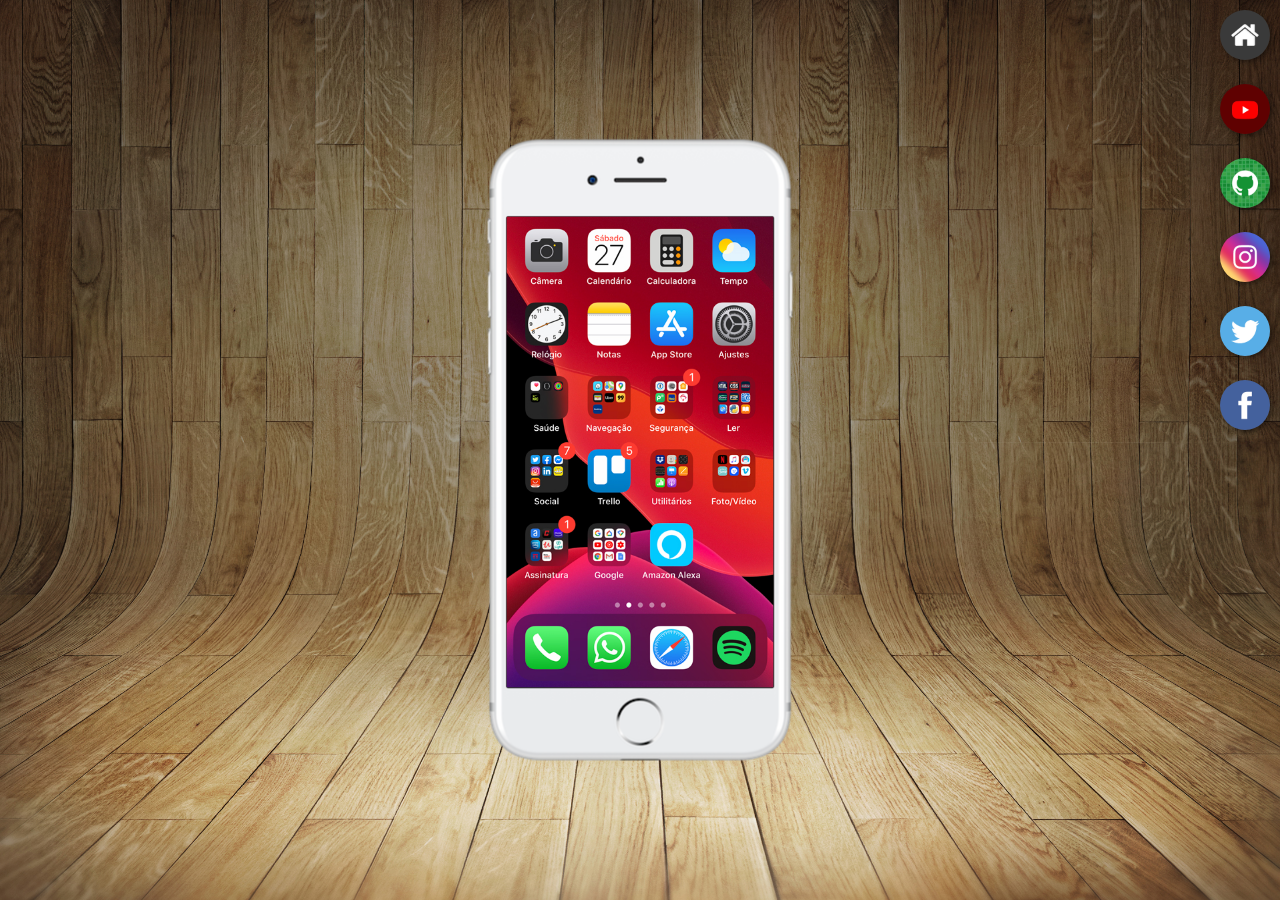
<file: index.html>
<!DOCTYPE html>
<html lang="pt-br">
<head>
    <meta charset="UTF-8">
    <meta name="viewport" content="width=device-width, initial-scale=1.0">
    <title>Desafio 013</title>
    <link rel="shortcut icon" href="favicon.ico" type="image/x-icon">
    <link rel="stylesheet" href="estilos/style.css">
</head>
<body>
    <main>
        <section id="telefone">
            <iframe src="home.html" name="tela" id="tela" frameborder="0">
                Seu navegador não é compátivel
            </iframe>
        </section>
        
        <section id="sociais">
            <a href="home.html" target="tela"><img src="imagens/logo-home.jpg" alt=""></a><br>
            <a href="youtube.html" target="tela"><img src="imagens/logo-youtube.jpg" alt=""></a><br>
            <a href="github.html" target="tela"><img src="imagens/logo-github.jpg" alt=""></a><br>
            <a href="instagram.html" target="tela"><img src="imagens/logo-instagram.jpg" alt=""></a><br>
            <a href="twitter.html" target="tela"><img src="imagens/logo-twitter.jpg" alt=""></a><br>
            <a href="facebook.html" target="tela"><img src="imagens/logo-facebook.jpg" alt=""></a><br>
        </section>
    </main>
</body>
</html>
</file>
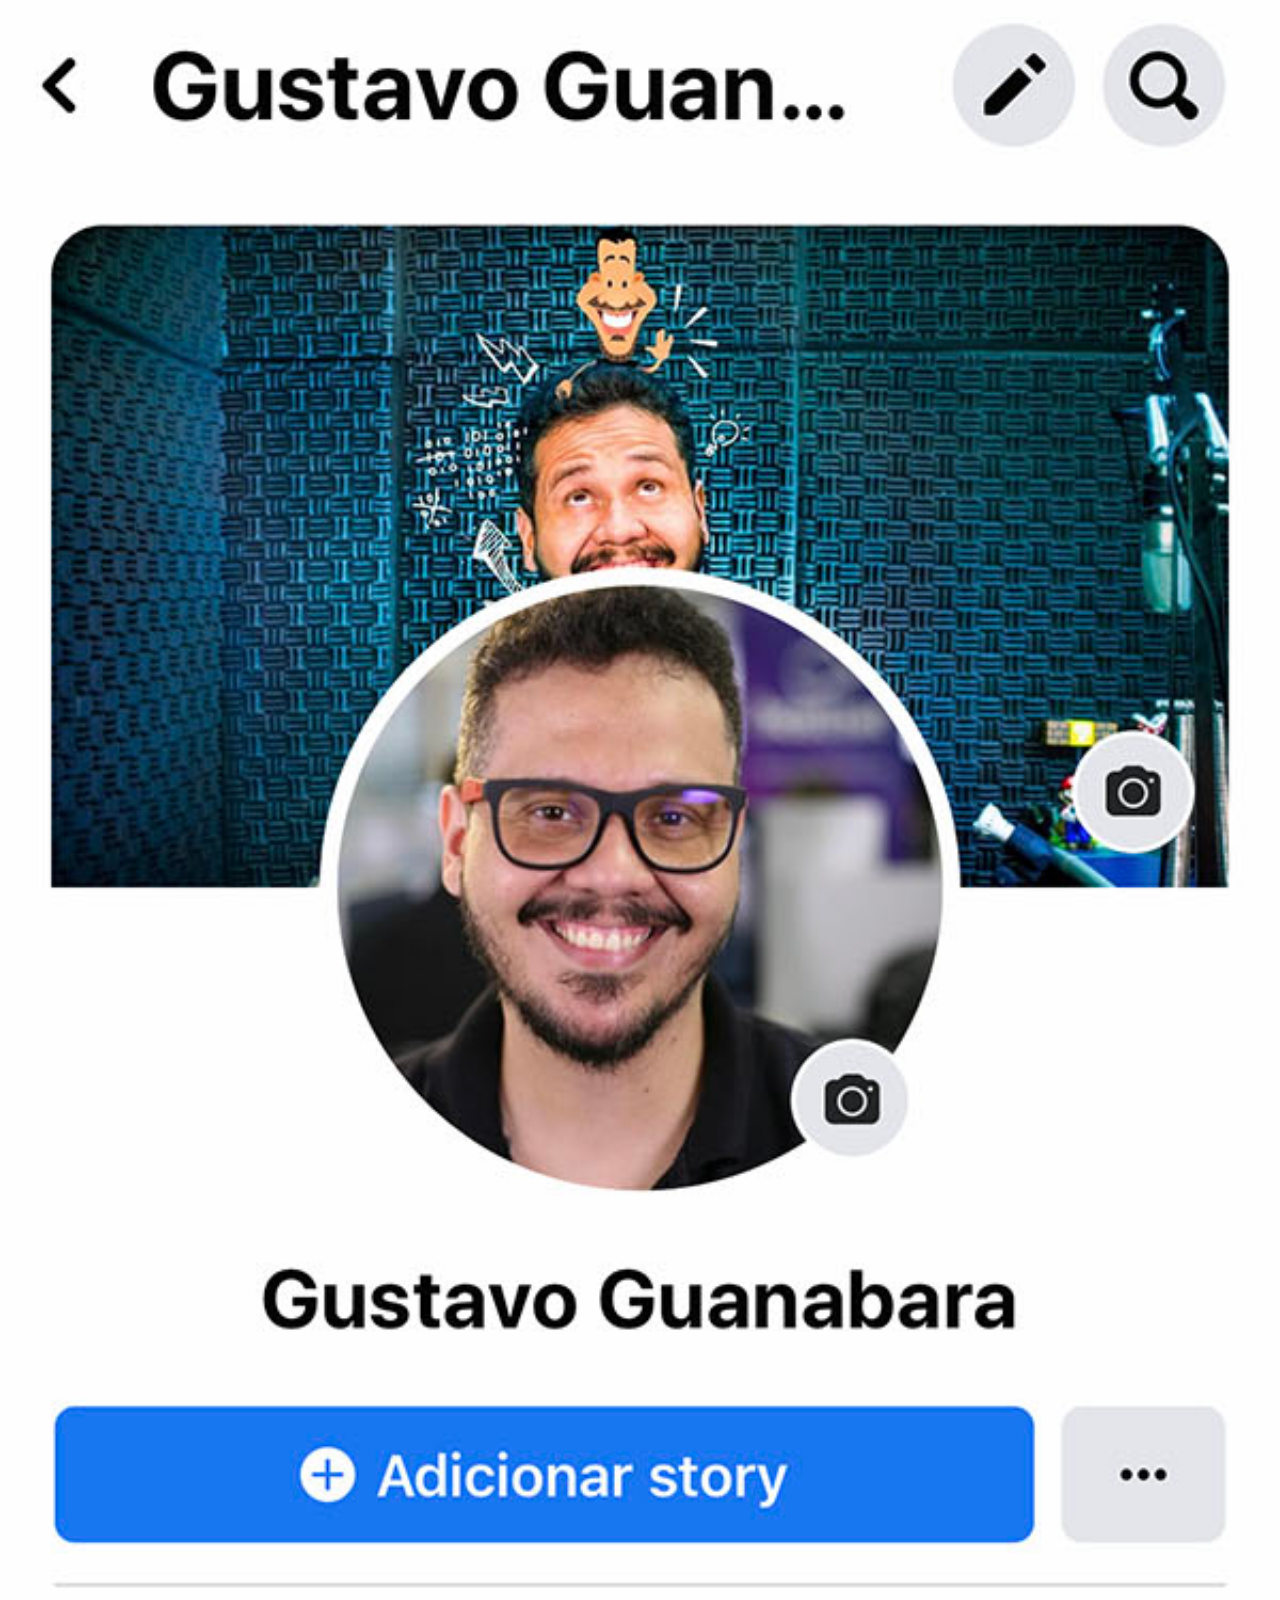
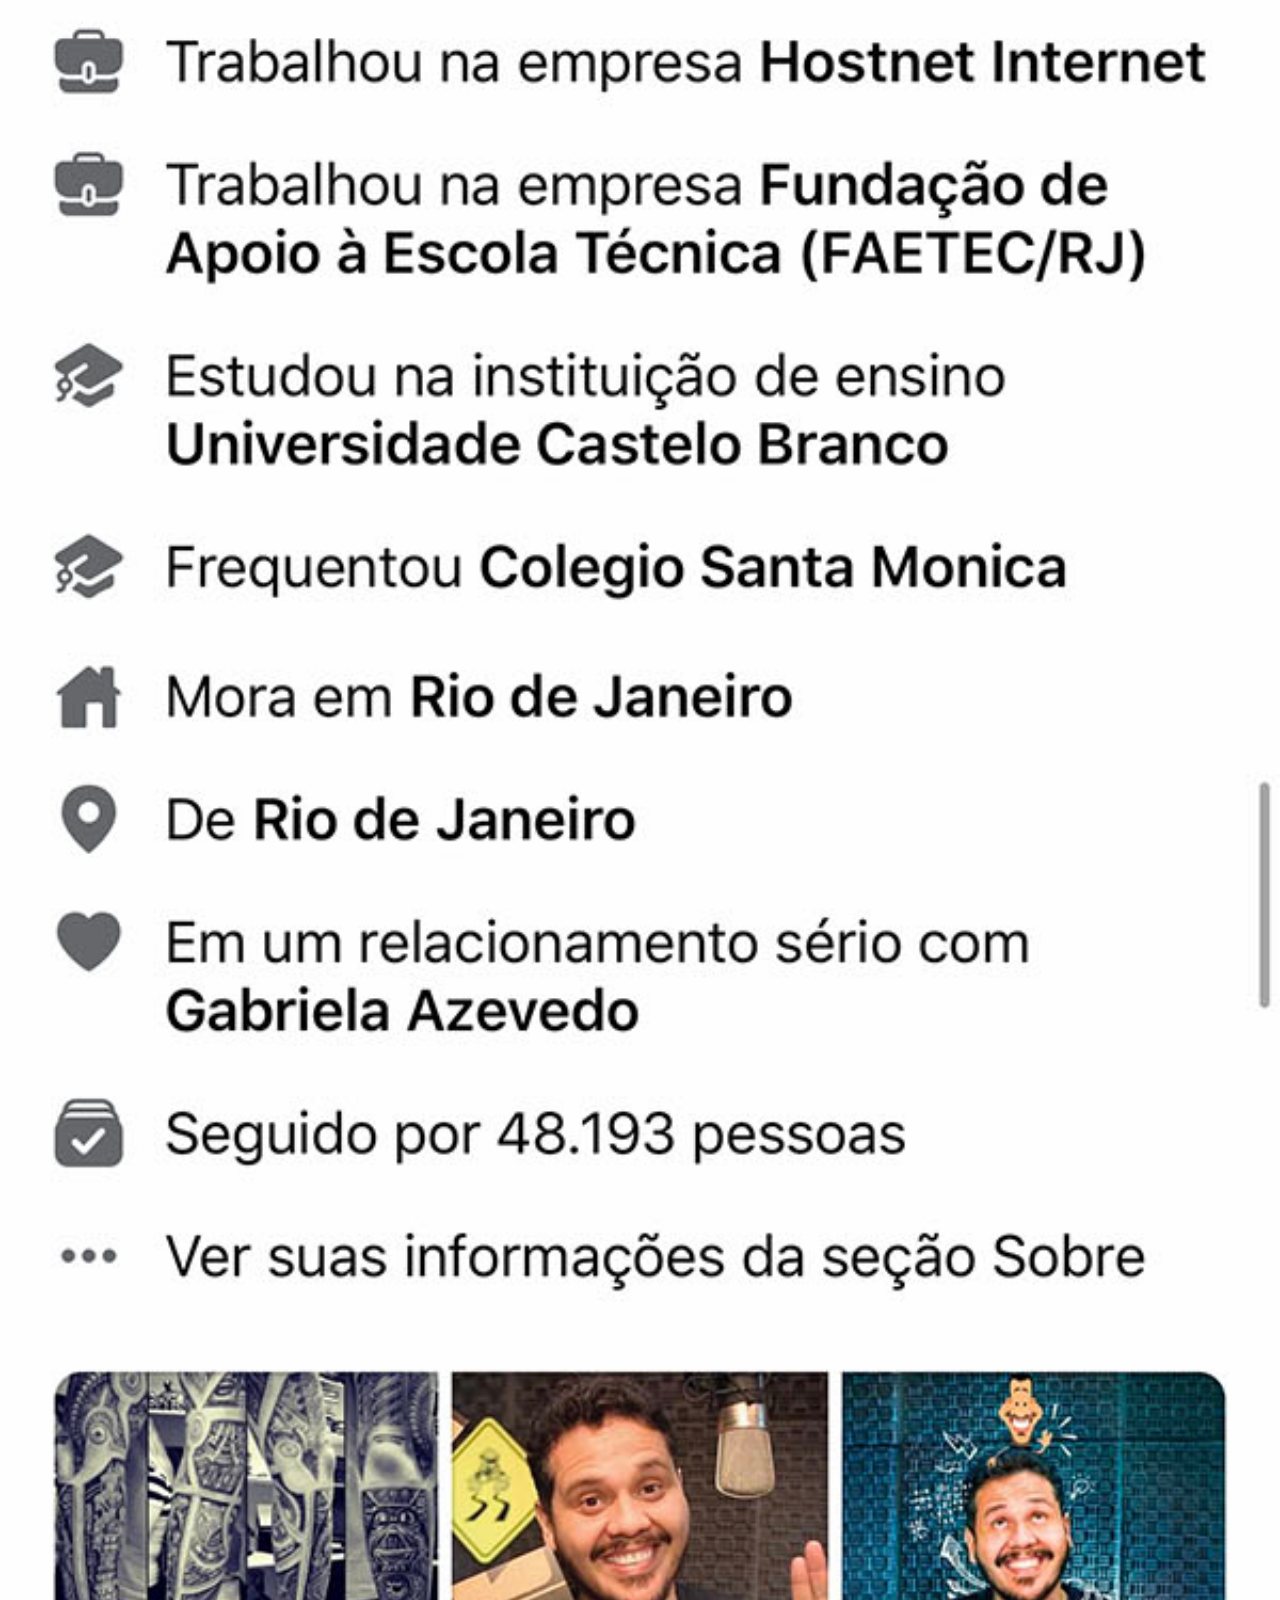
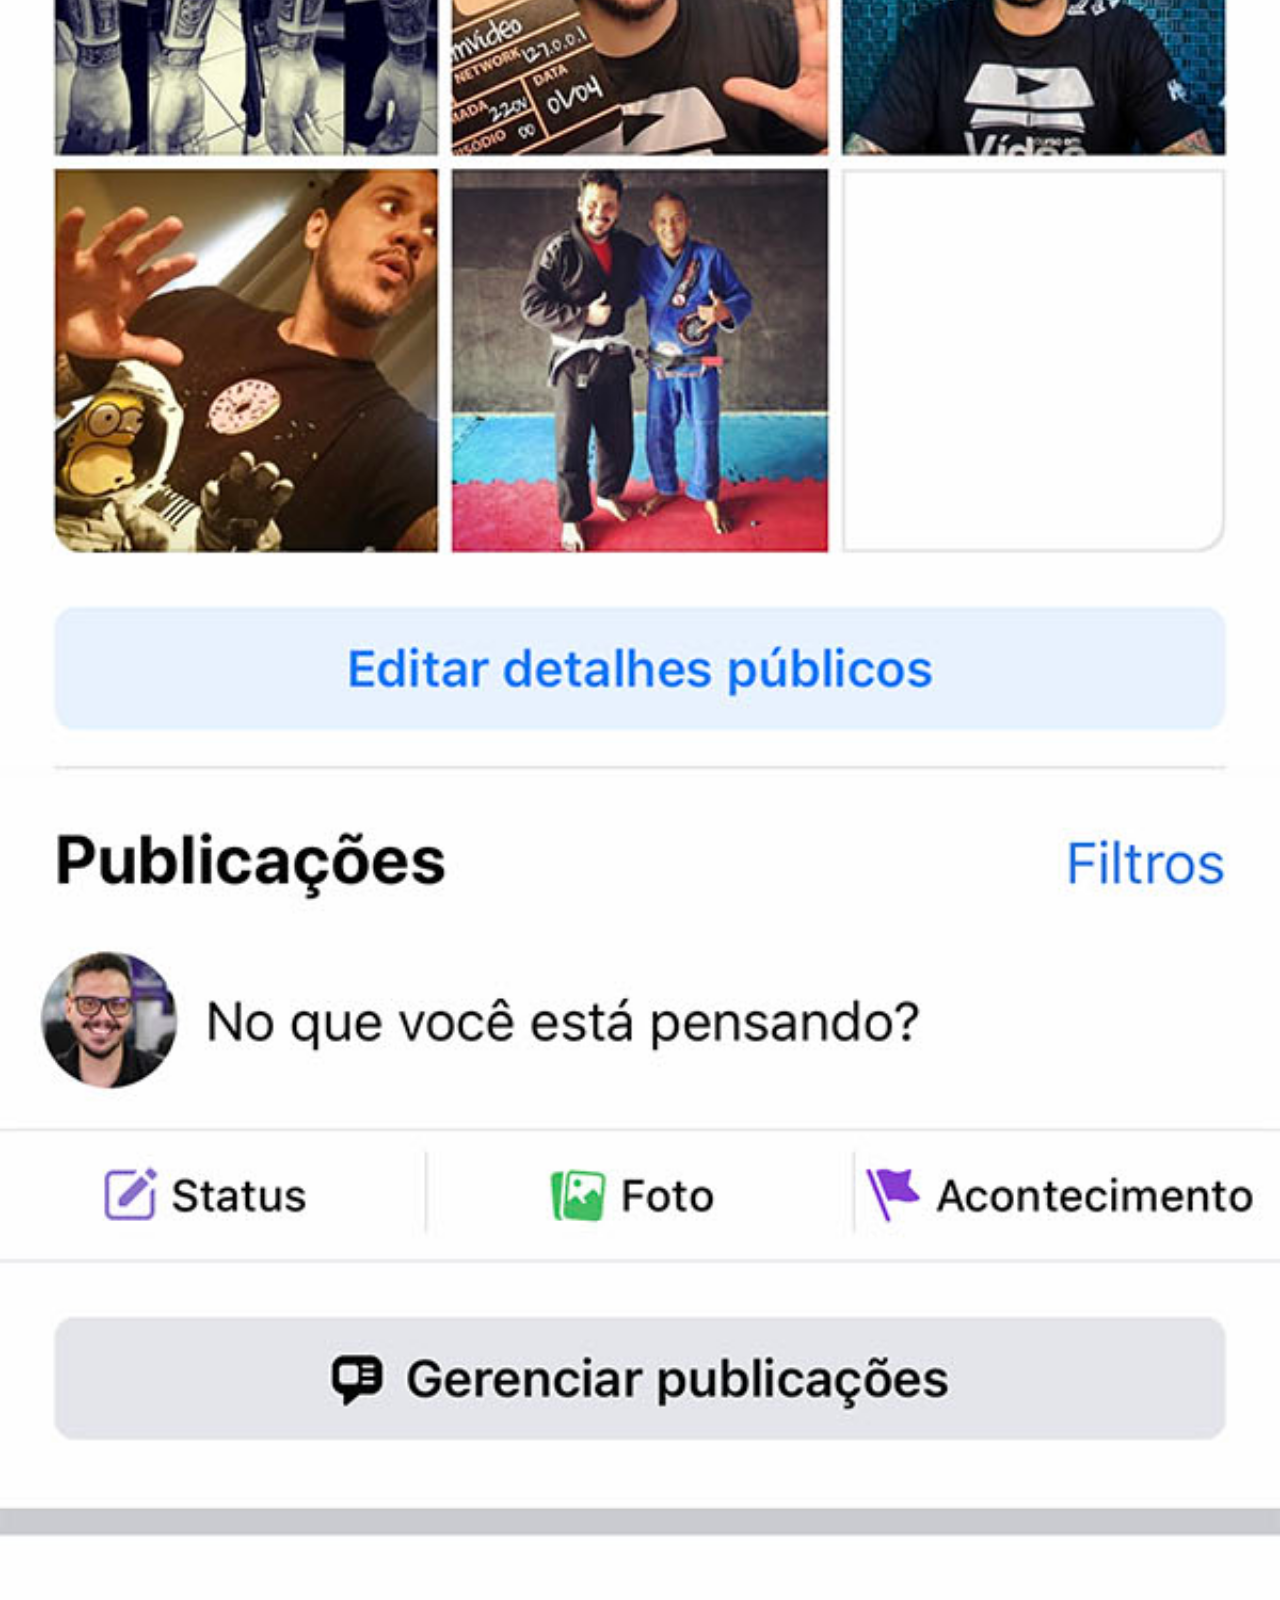
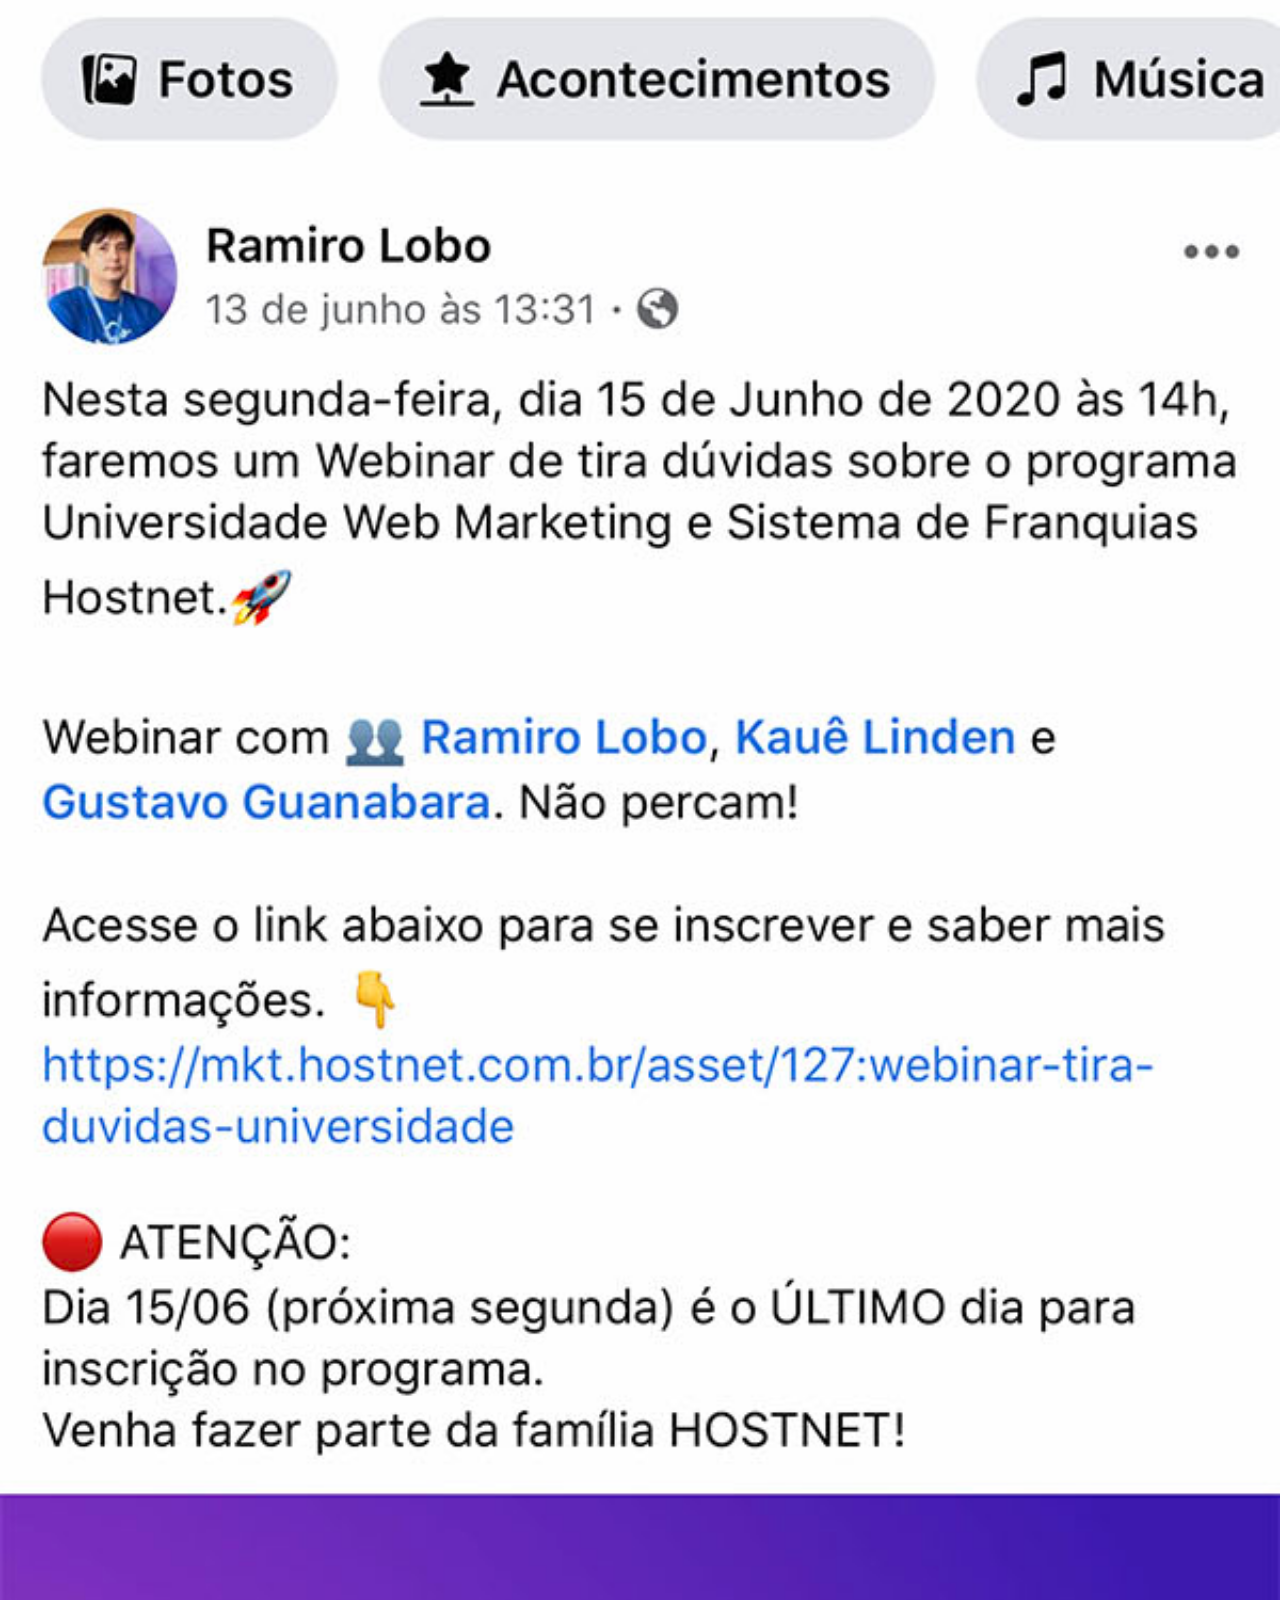
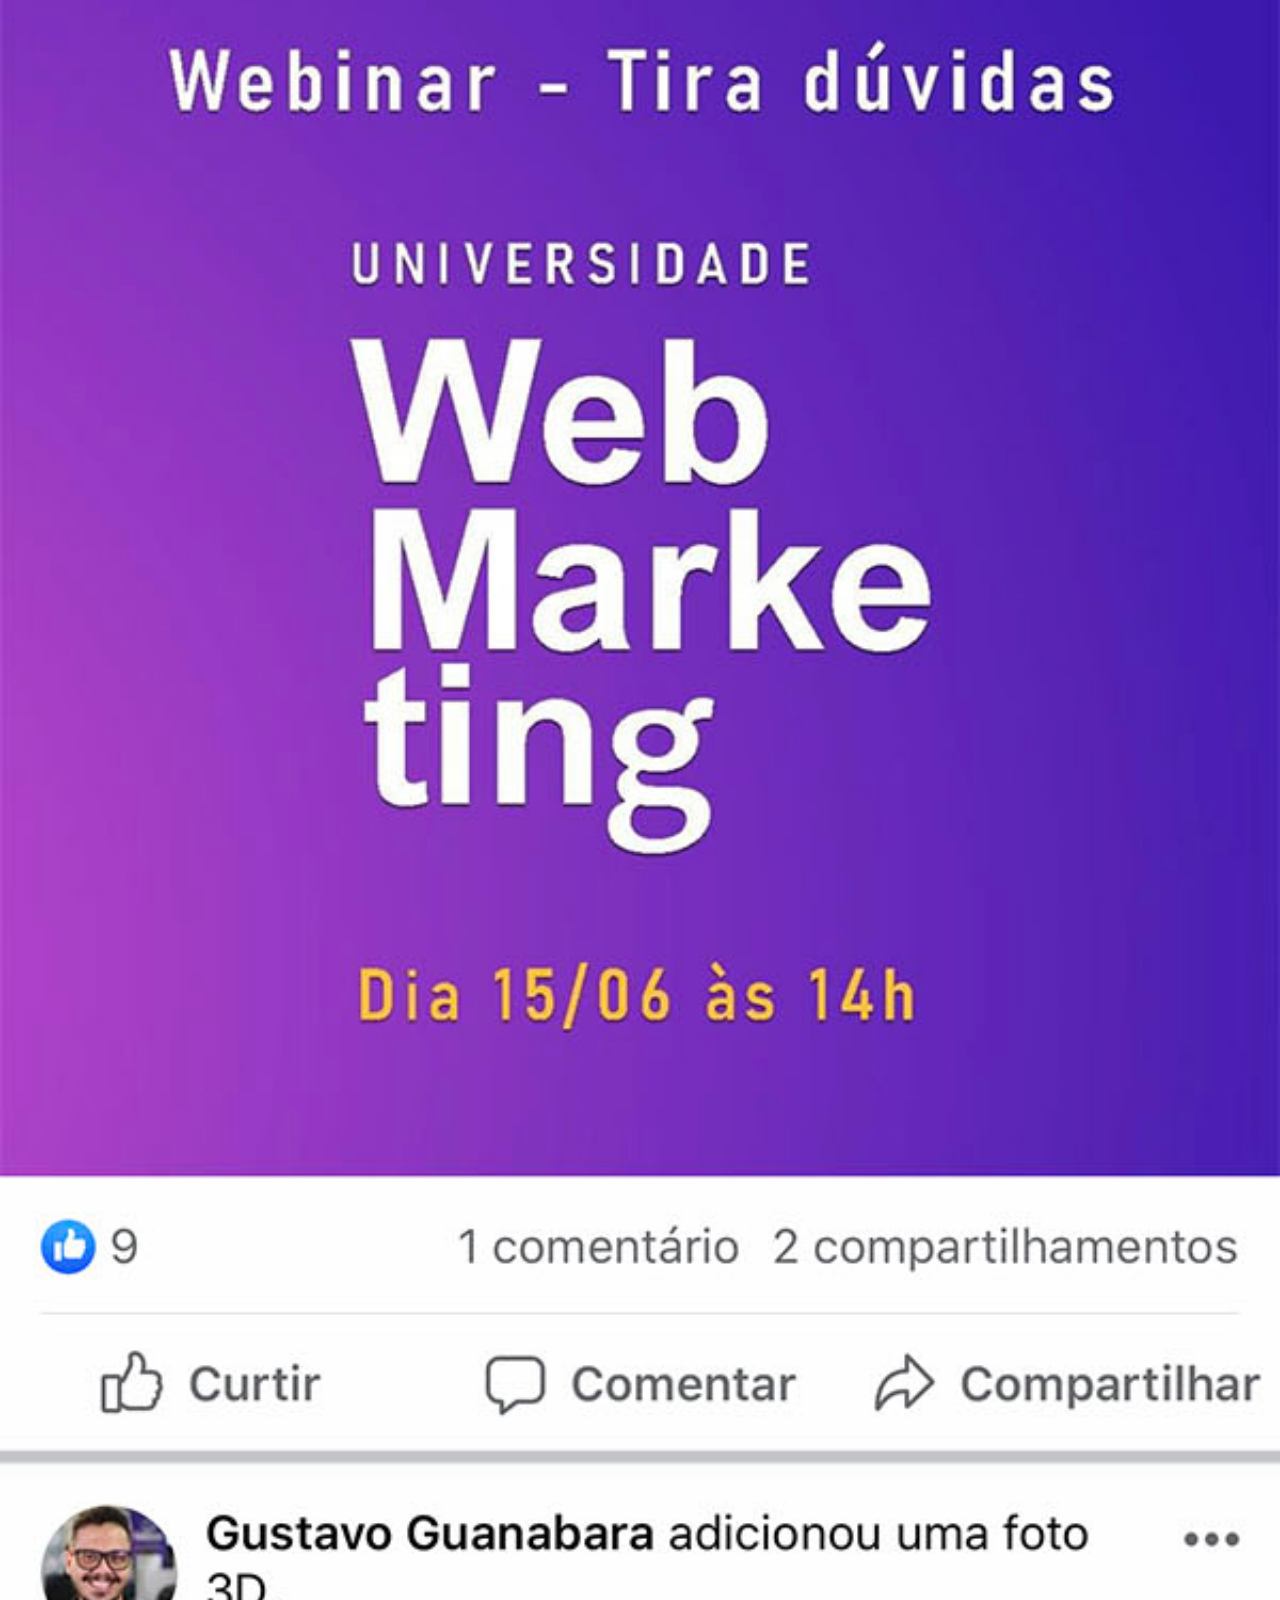
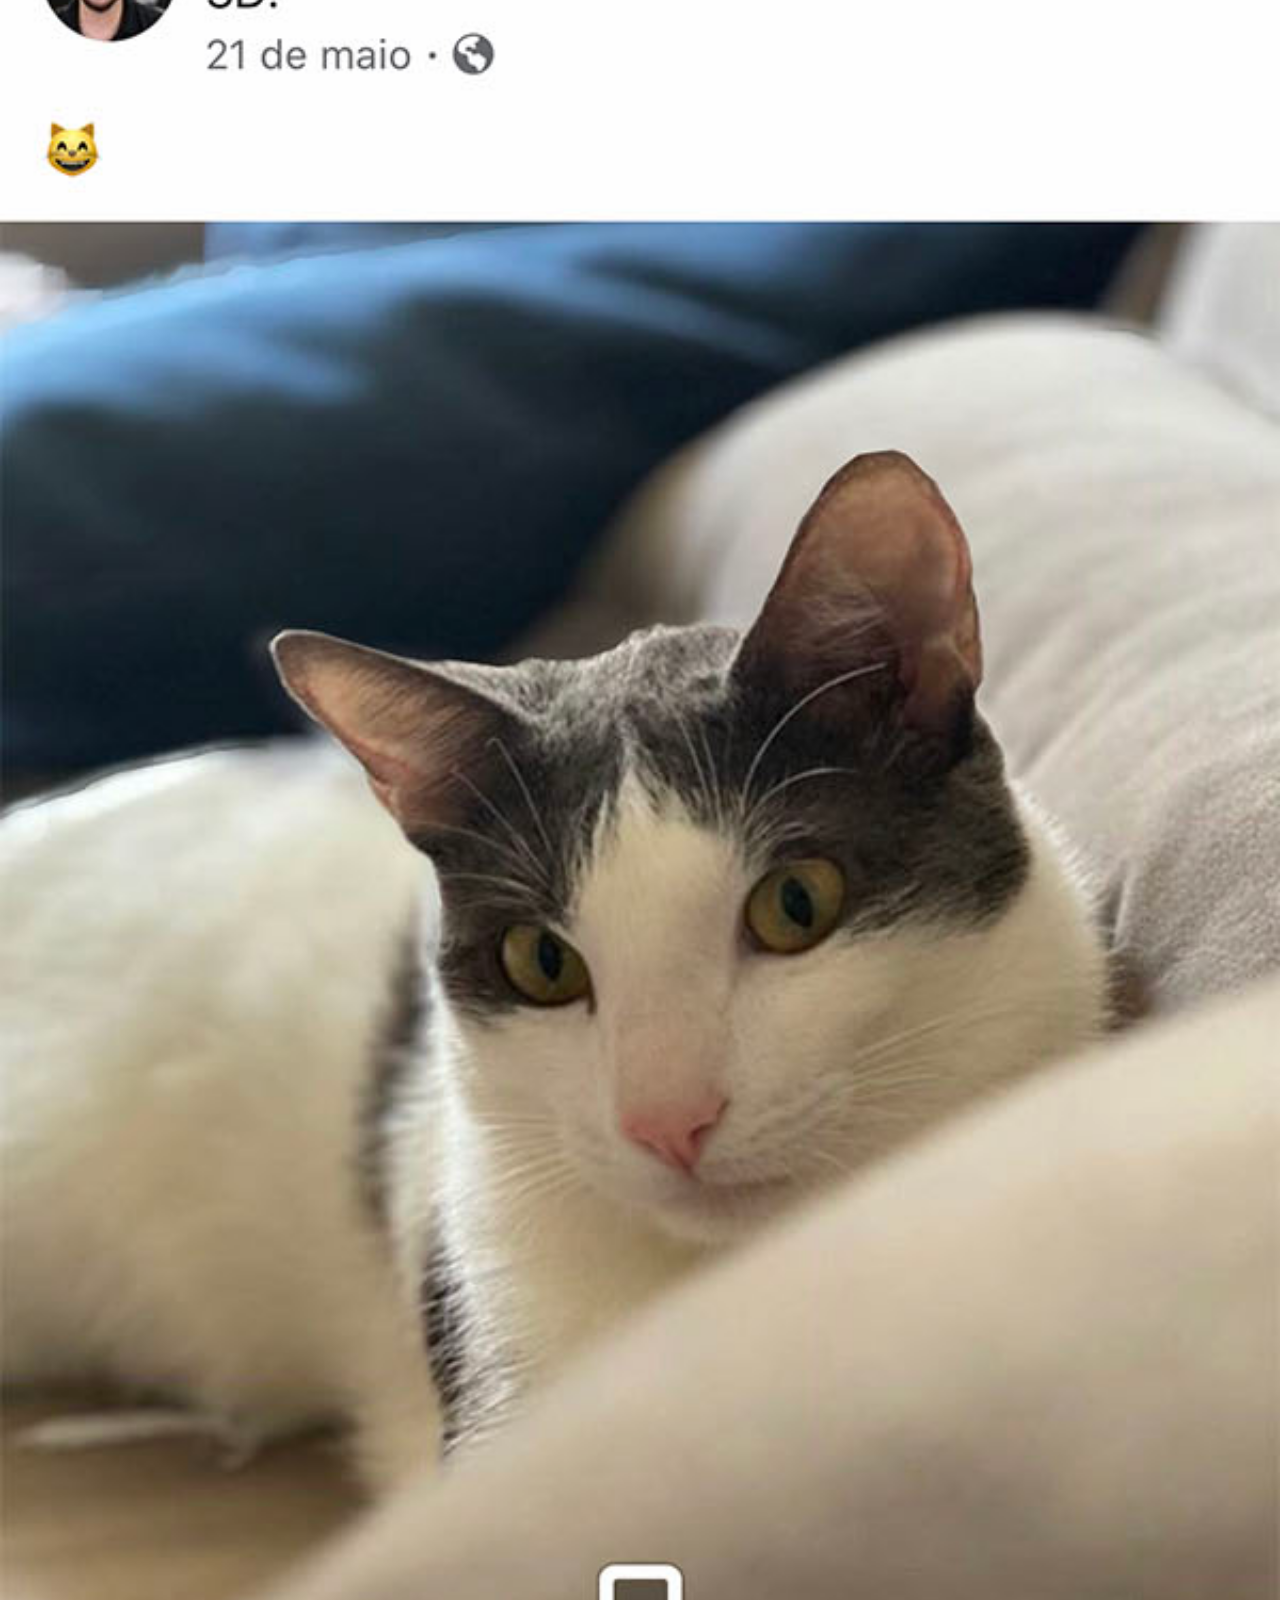
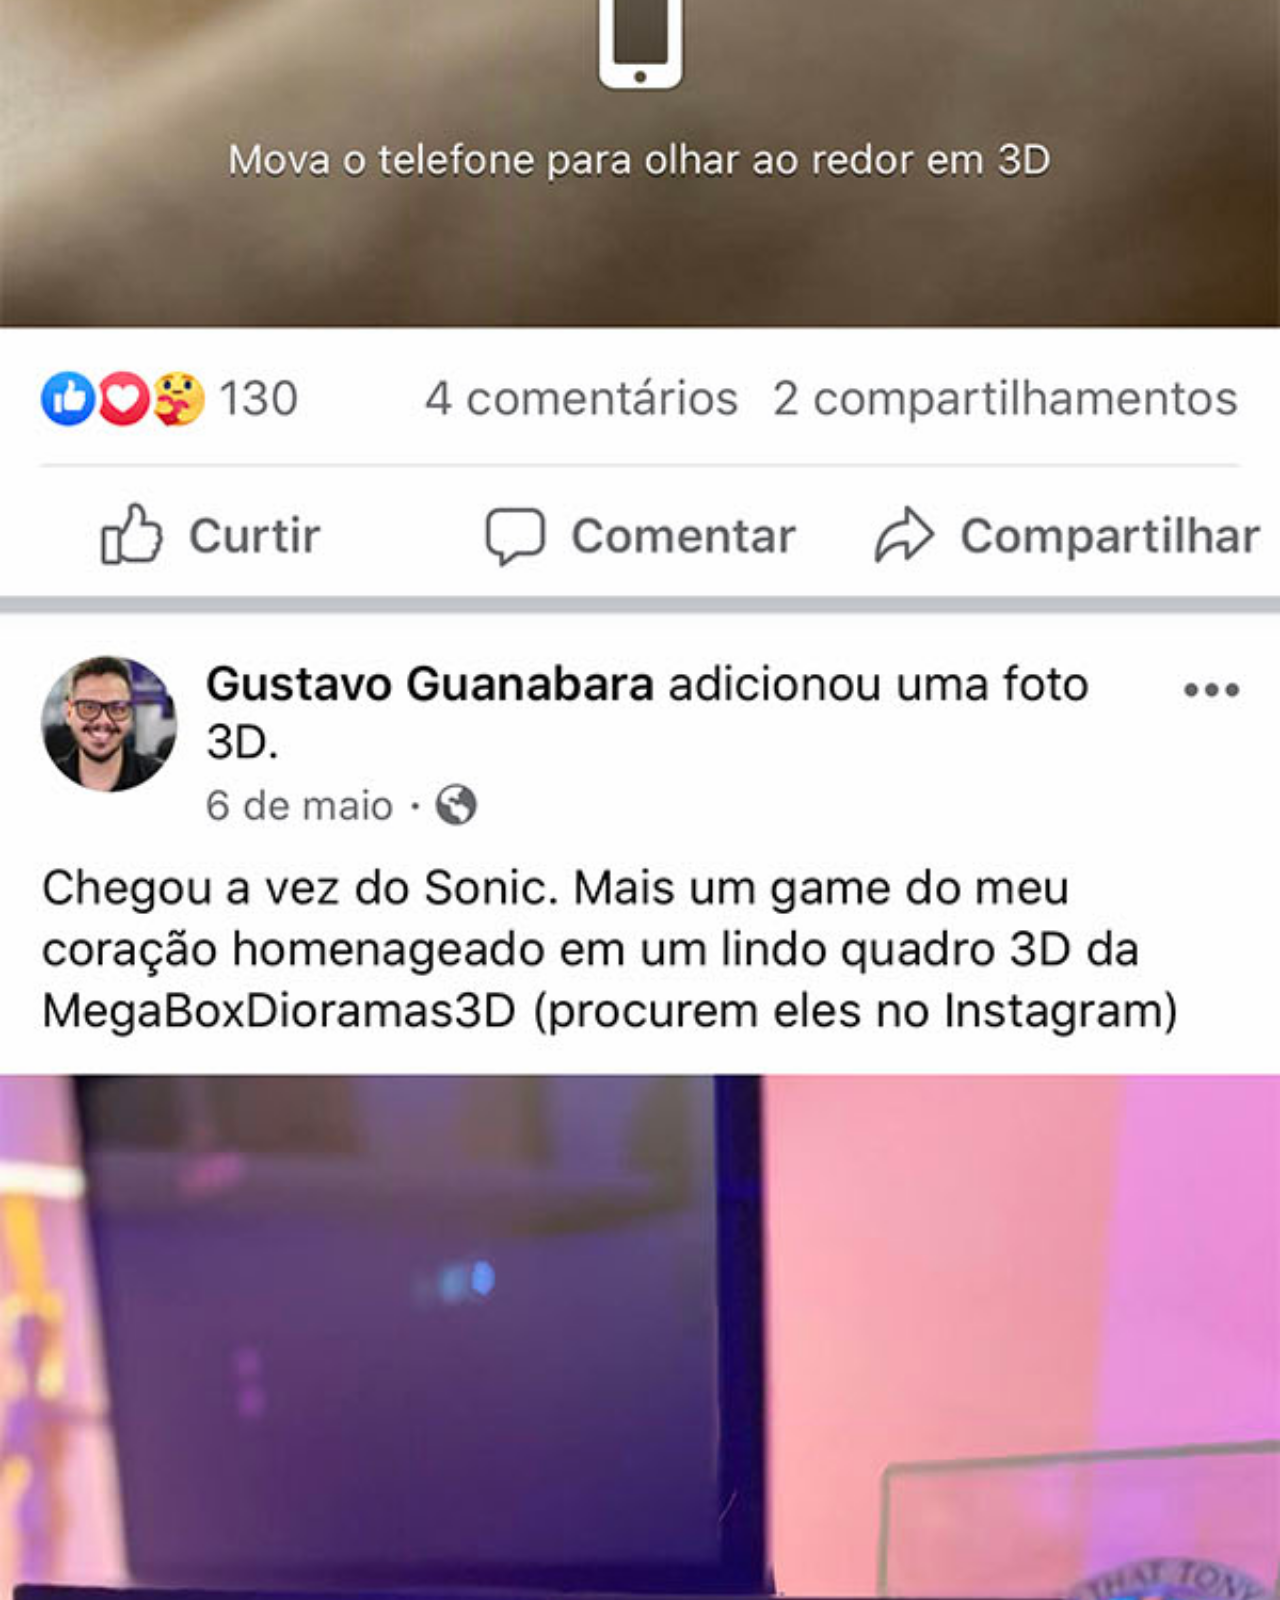
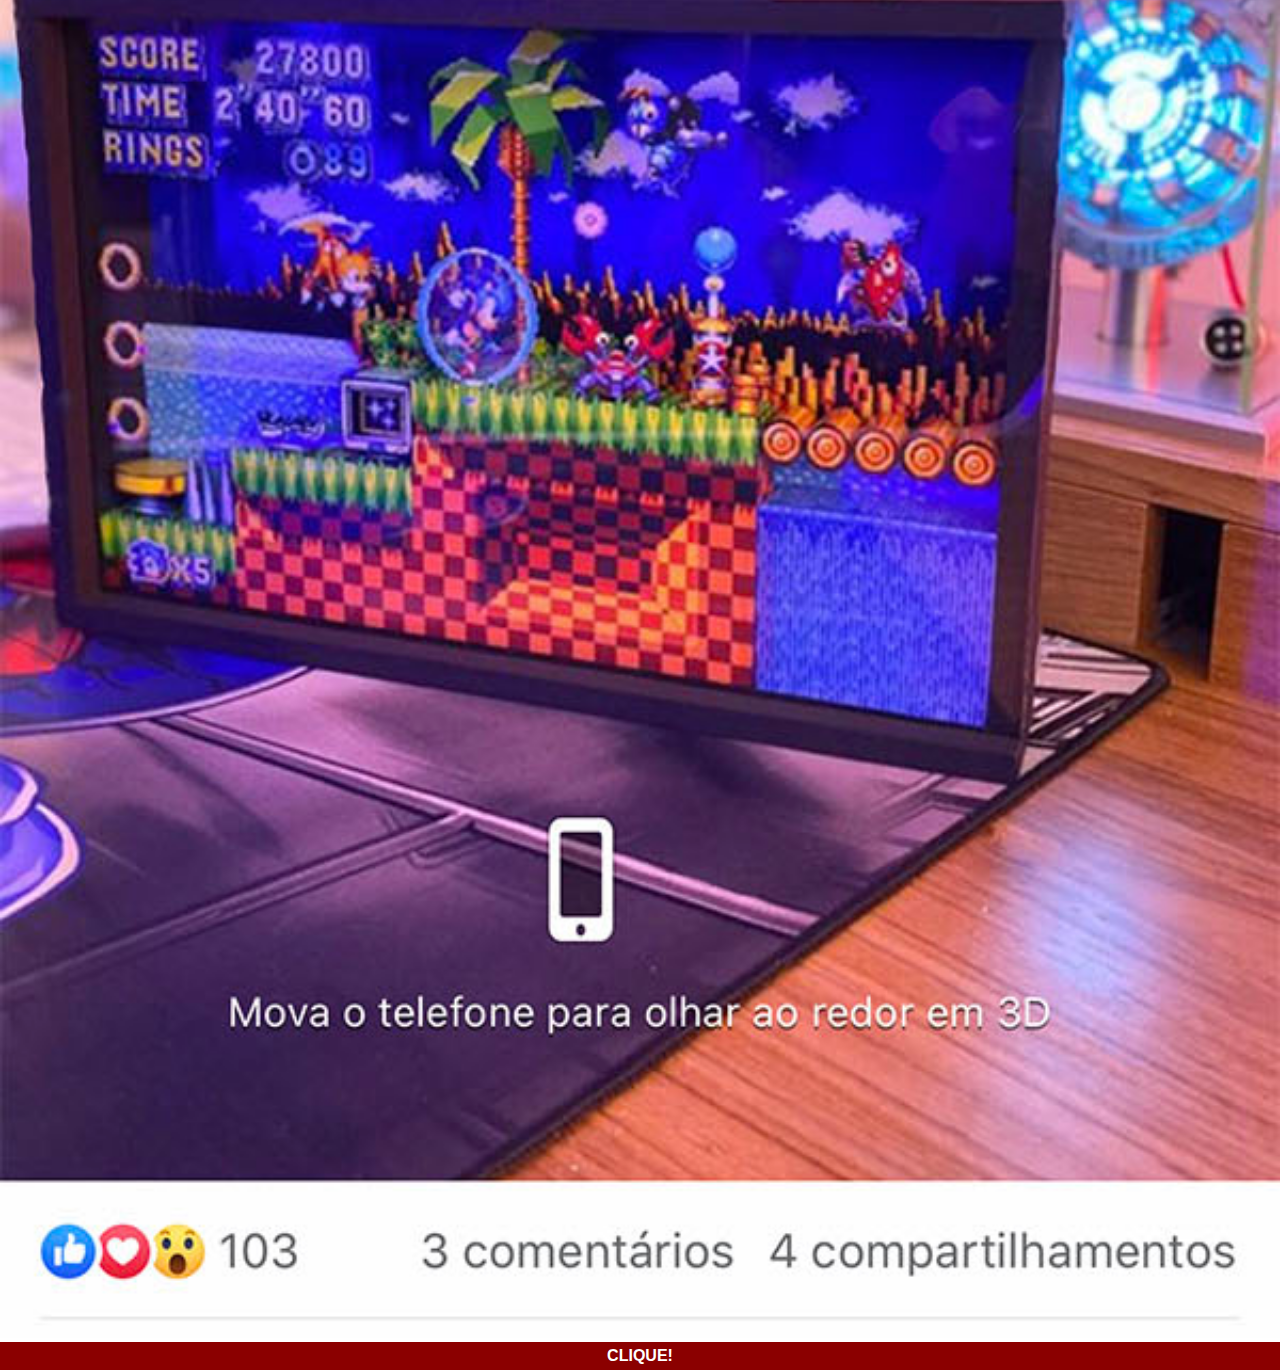
<file: facebook.html>
<!DOCTYPE html>
<html lang="pt-br">
<head>
    <meta charset="UTF-8">
    <meta name="viewport" content="width=device-width, initial-scale=1.0">
    <link rel="stylesheet" href="estilos/geral.css">
    <title>Facebook</title>
</head>
<body>
    <img src="imagens/tela-facebook.jpg" alt="facebook"><a href="https://facebook.com/gustavoguanabara" target="_blank">CLIQUE!</a>
</body>
</html>
</file>
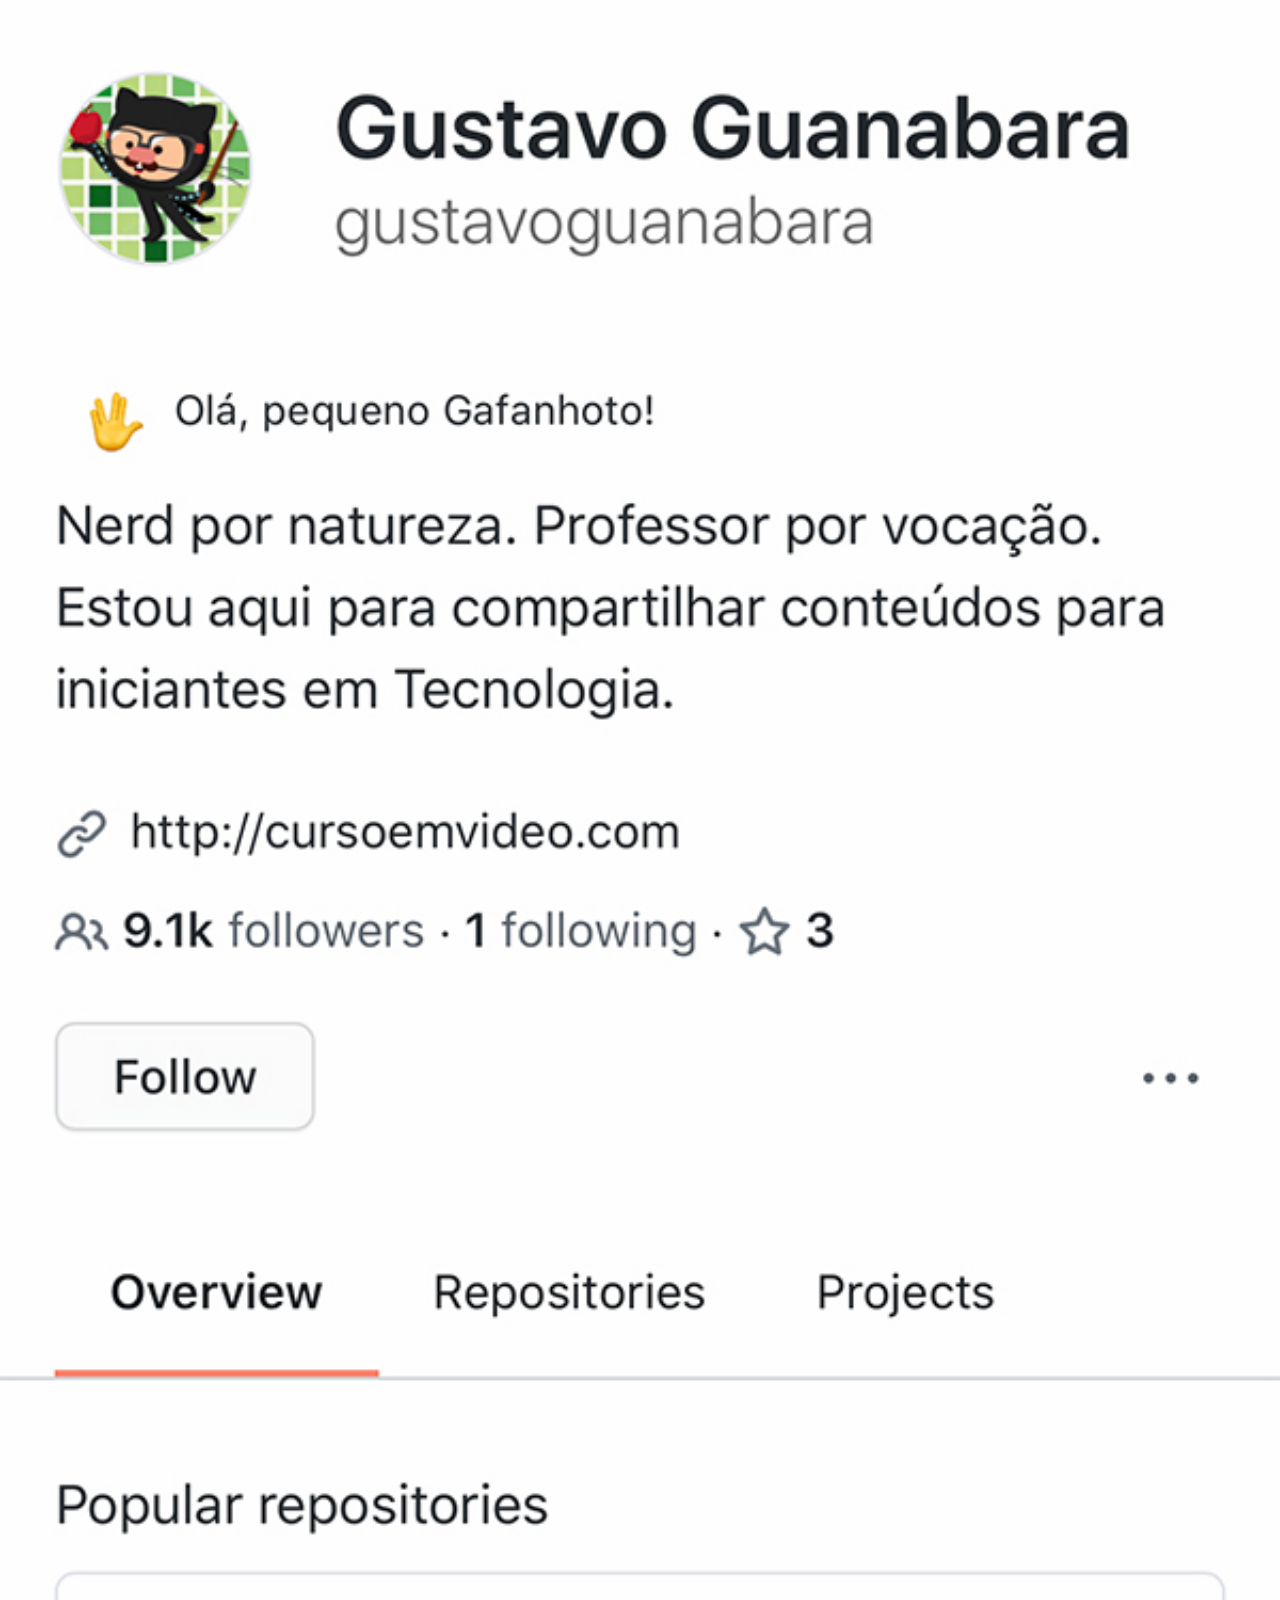
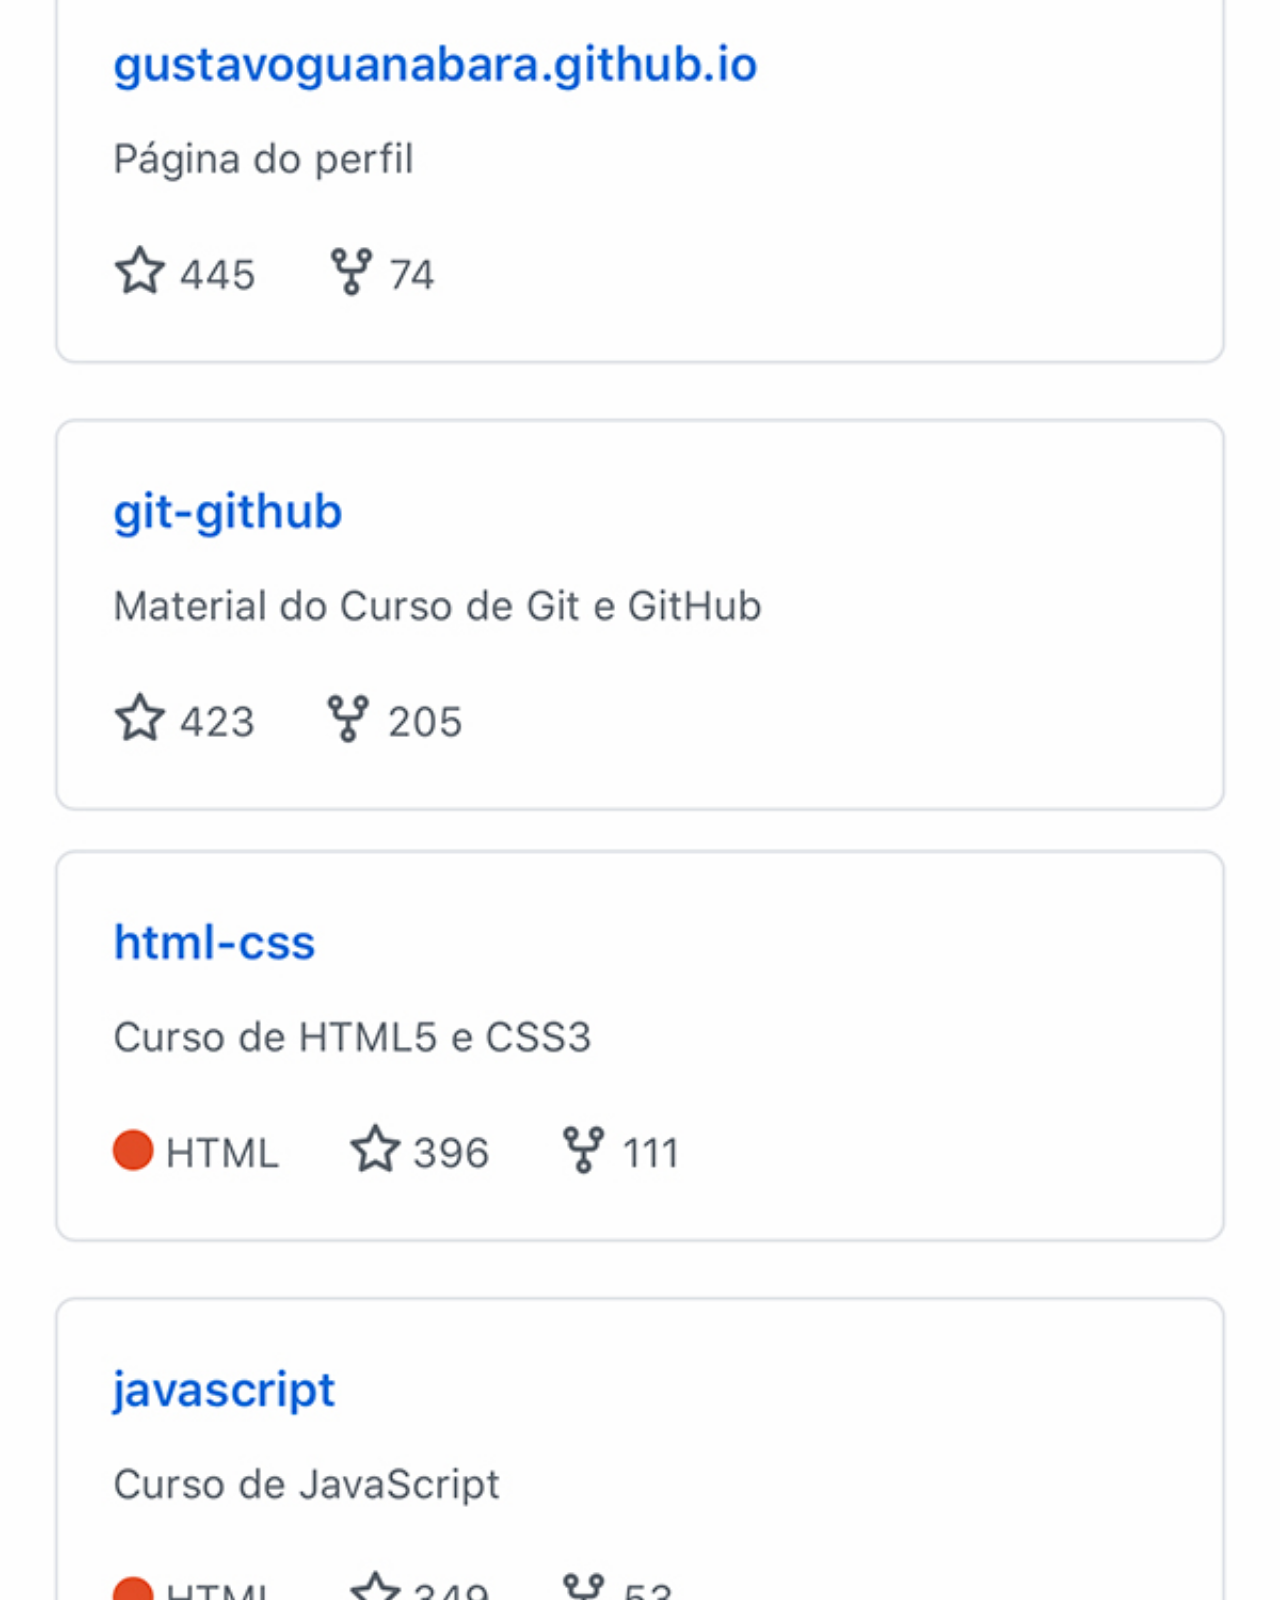
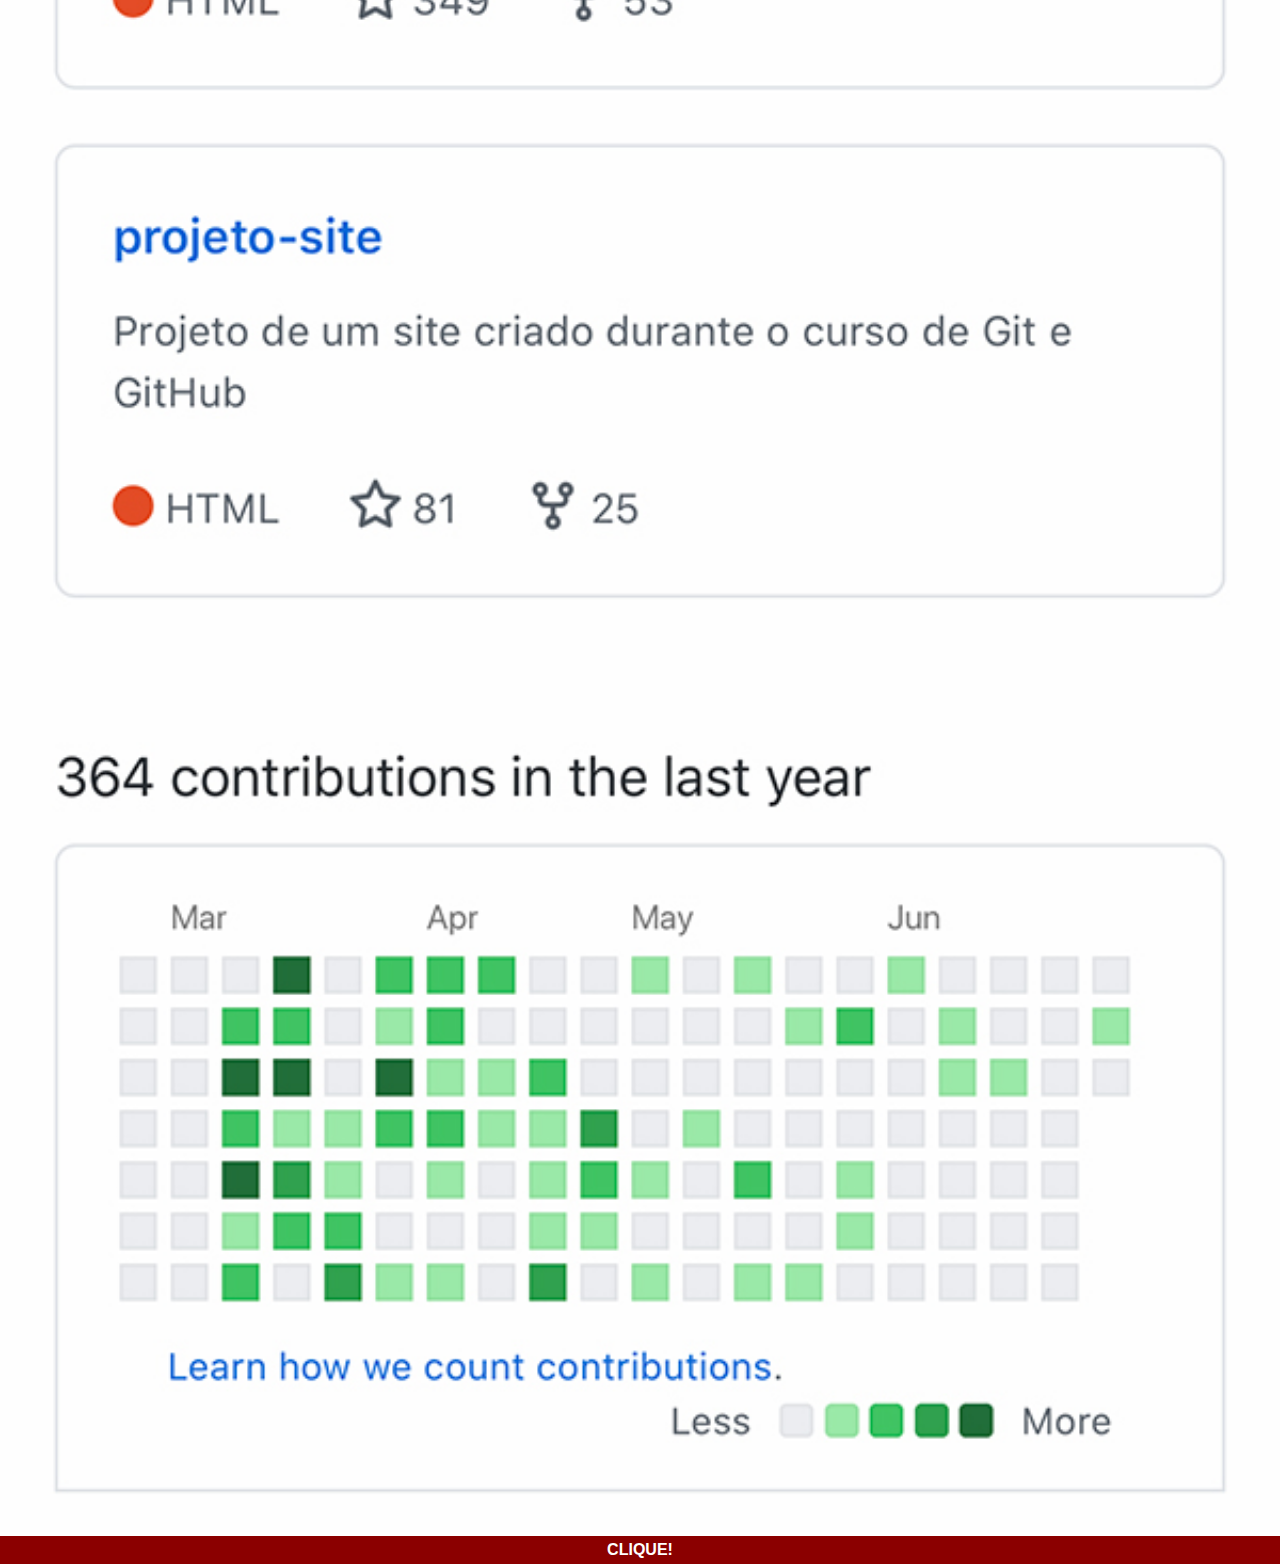
<file: github.html>
<!DOCTYPE html>
<html lang="pt-br">
<head>
    <meta charset="UTF-8">
    <meta name="viewport" content="width=device-width, initial-scale=1.0">
    <link rel="stylesheet" href="estilos/geral.css">
    <title>Github</title>
</head>
<body>
    <img src="imagens/tela-github.jpg" alt="Github"><a href="https://github.com/Lorenzohzk" target="_blank">CLIQUE!</a>
</body>
</html>
</file>
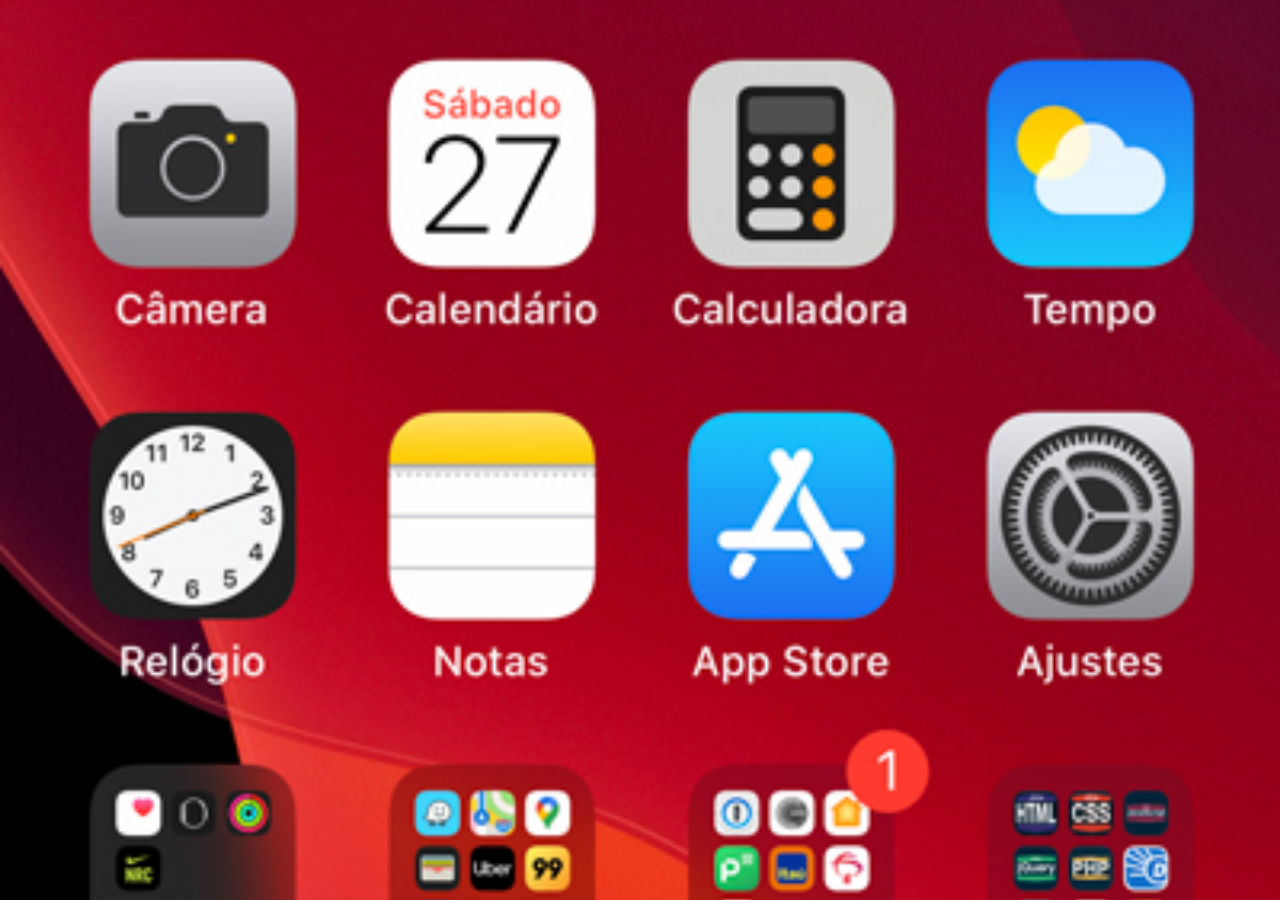
<file: home.html>
<!DOCTYPE html>
<html lang="pt-br">
<head>
    <meta charset="UTF-8">
    <meta name="viewport" content="width=device-width, initial-scale=1.0">
    <title>home</title>
    <style>

        *{
            margin: 0px;
            padding: 0px;
        }

        body{
            width: 100vw;
            height: 100vh;
            background: black url(imagens/tela-home.jpg) no-repeat top center;
            background-size: cover;
        }
    </style>
</head>
<body>
    
</body>
</html>
</file>
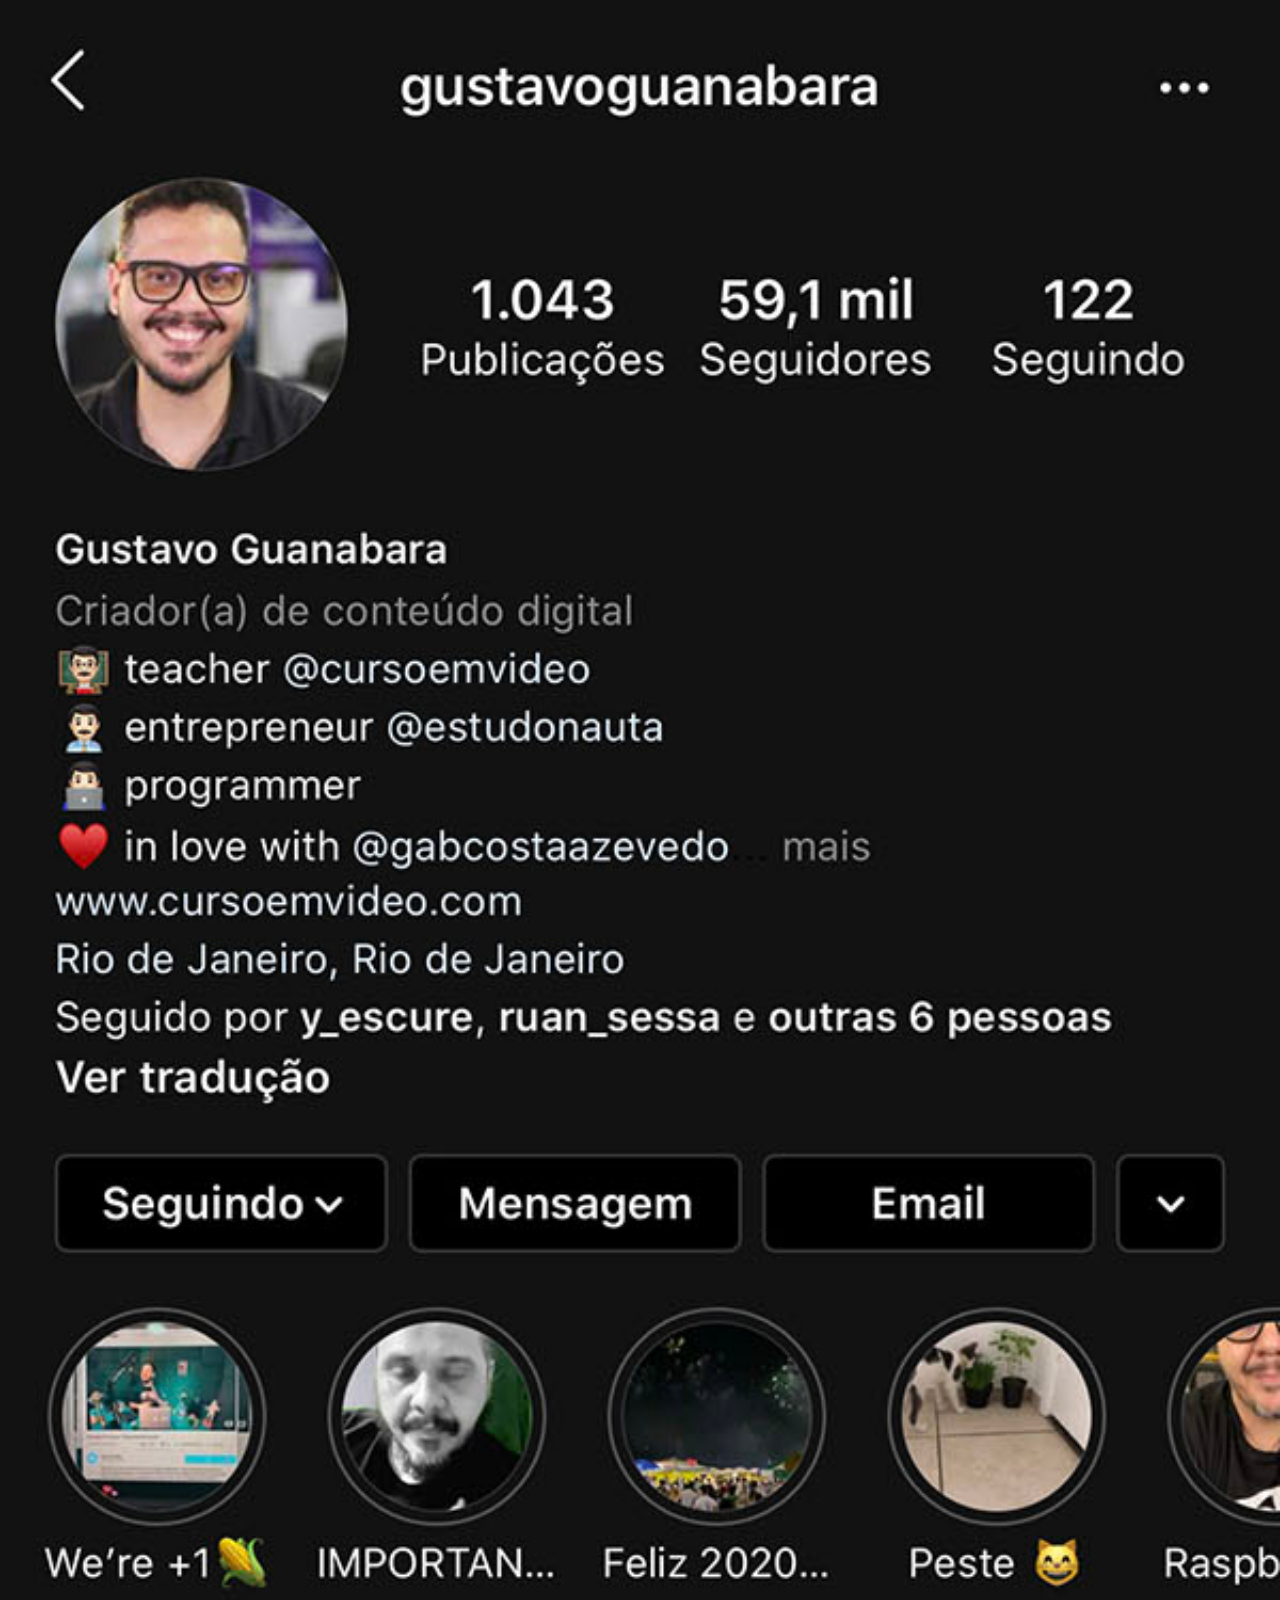
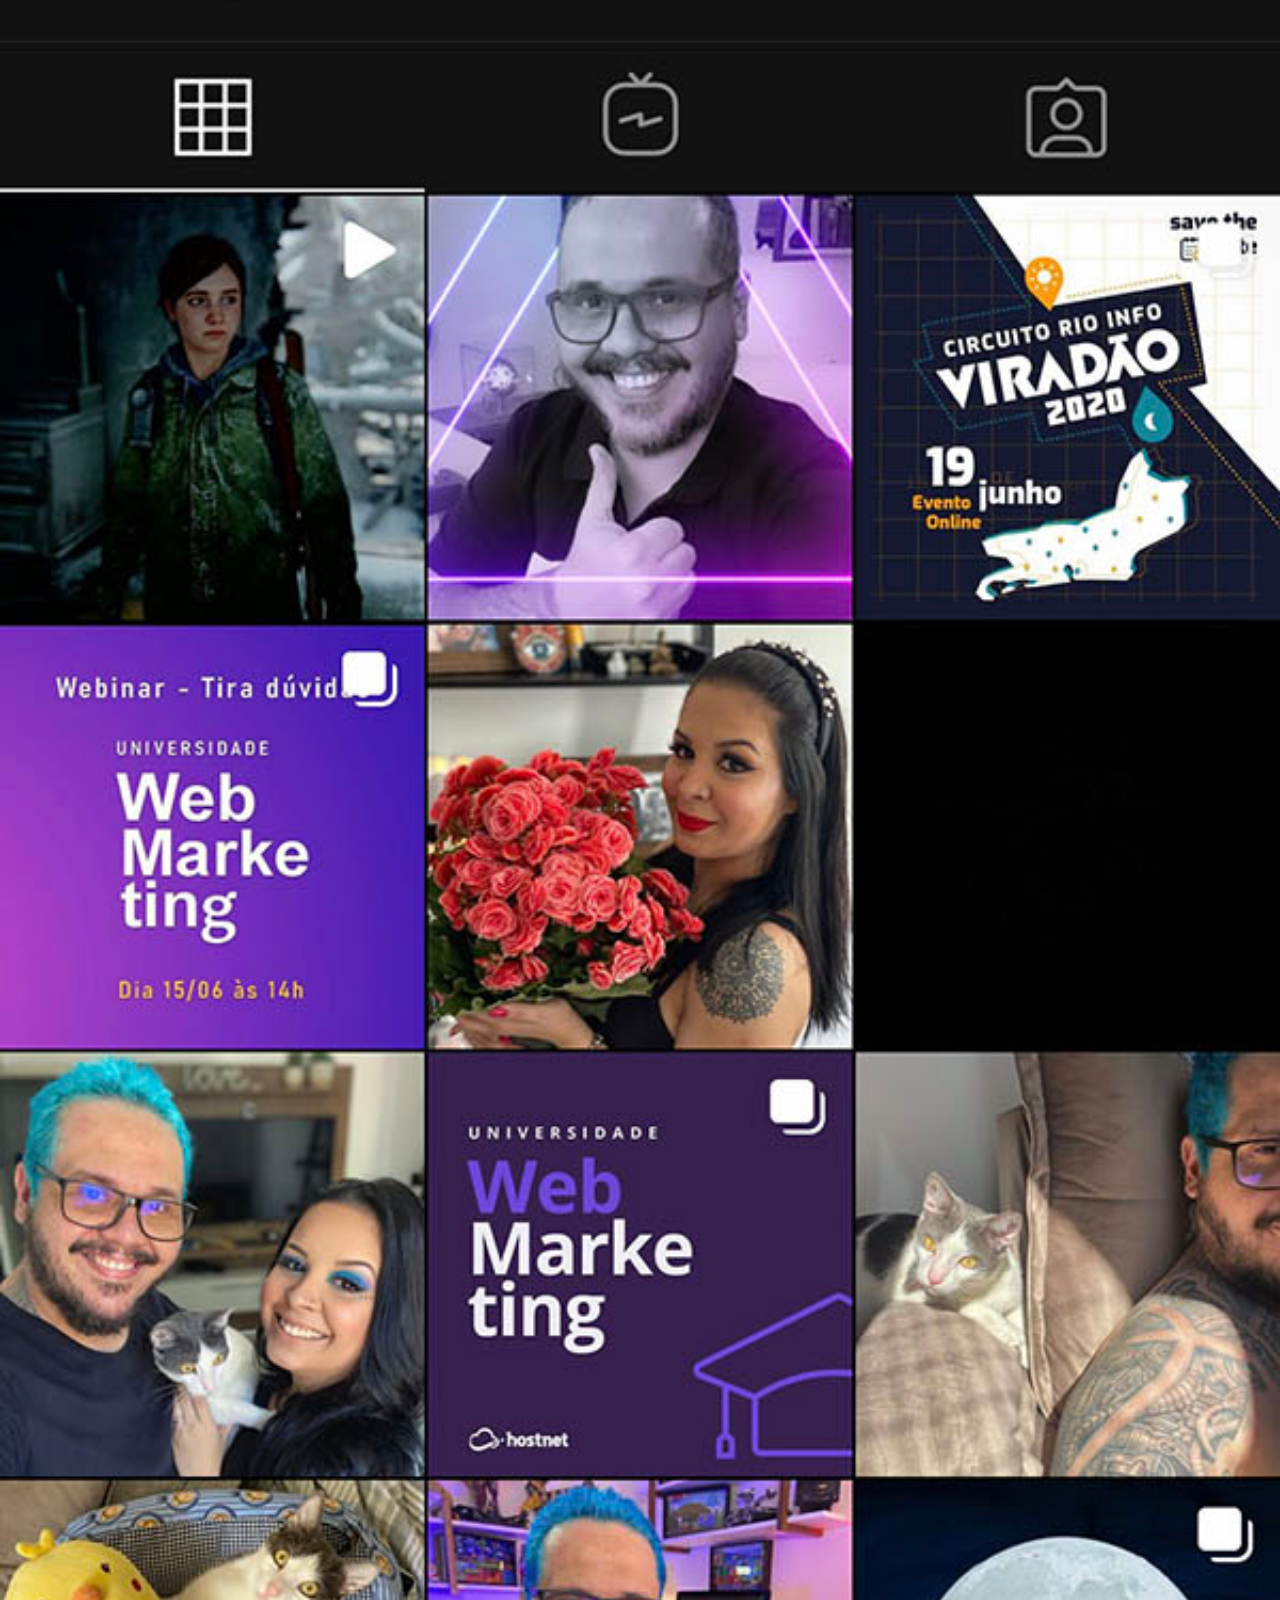
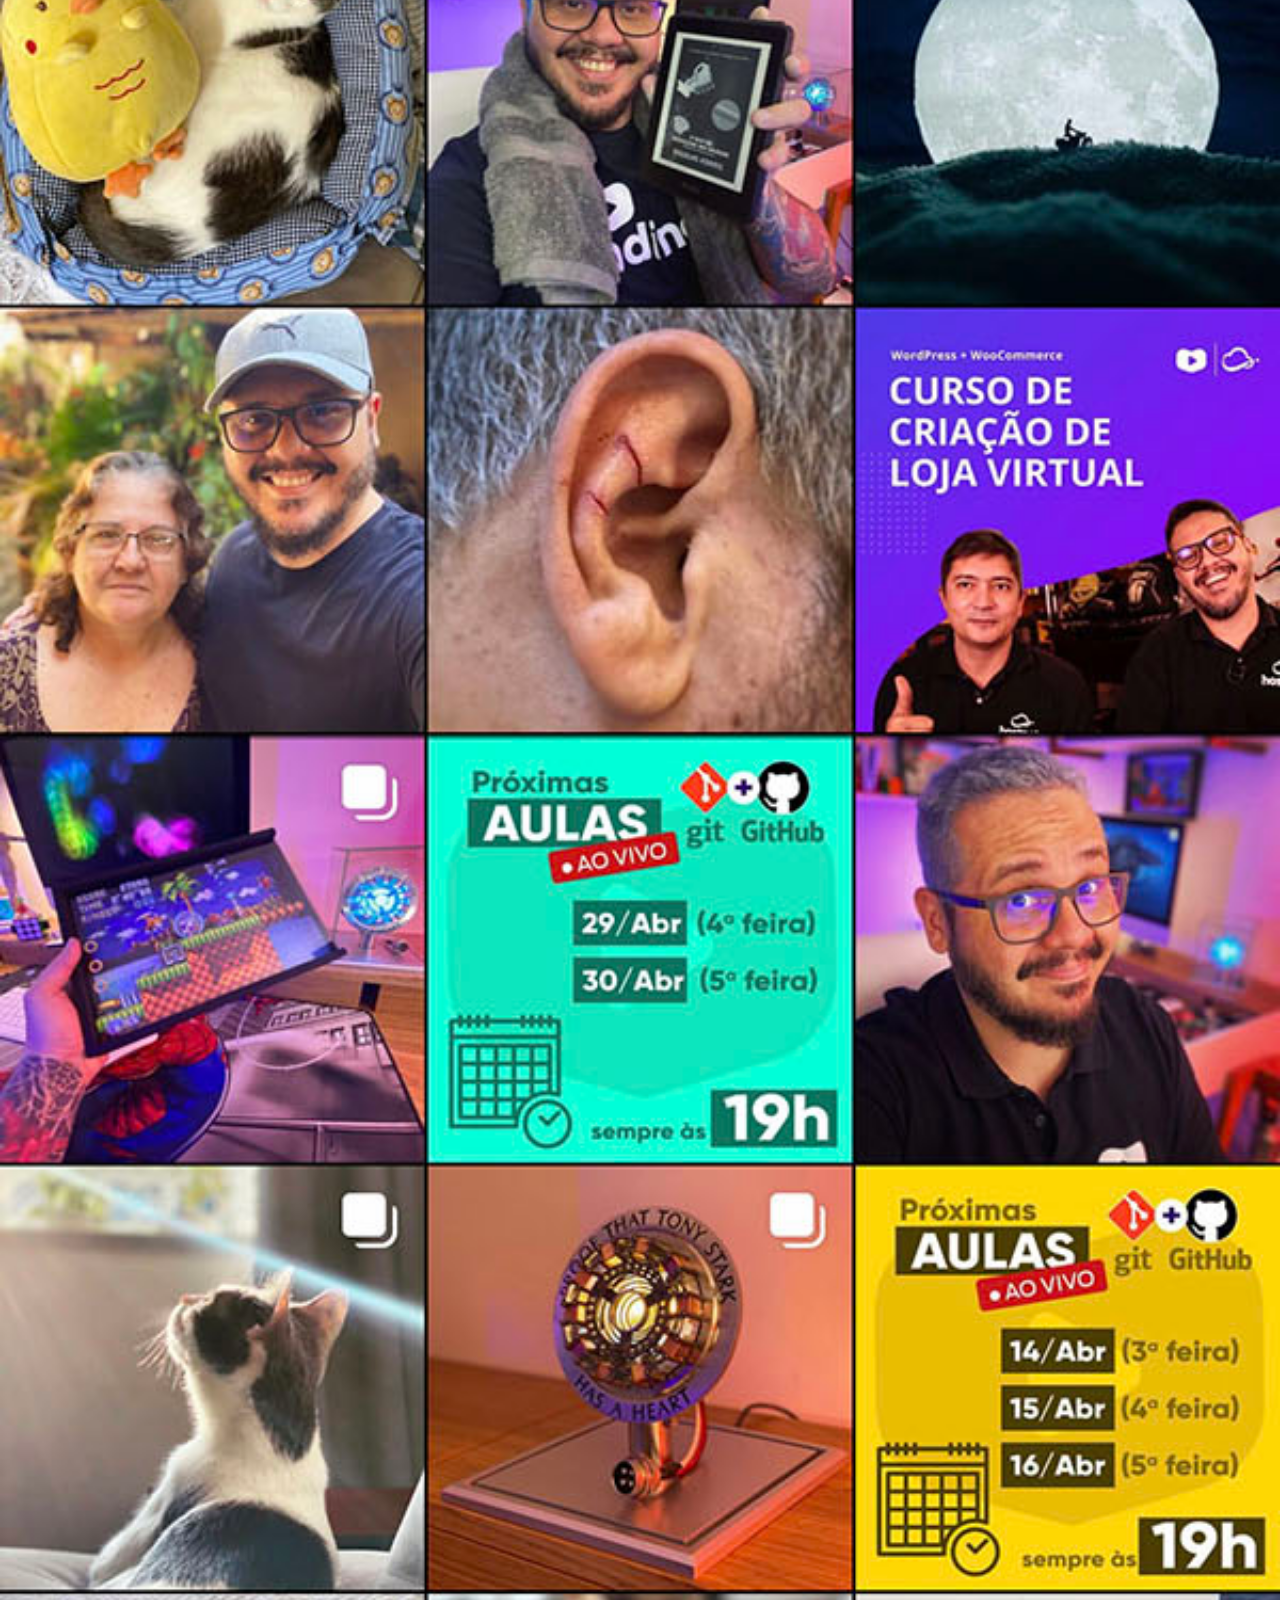
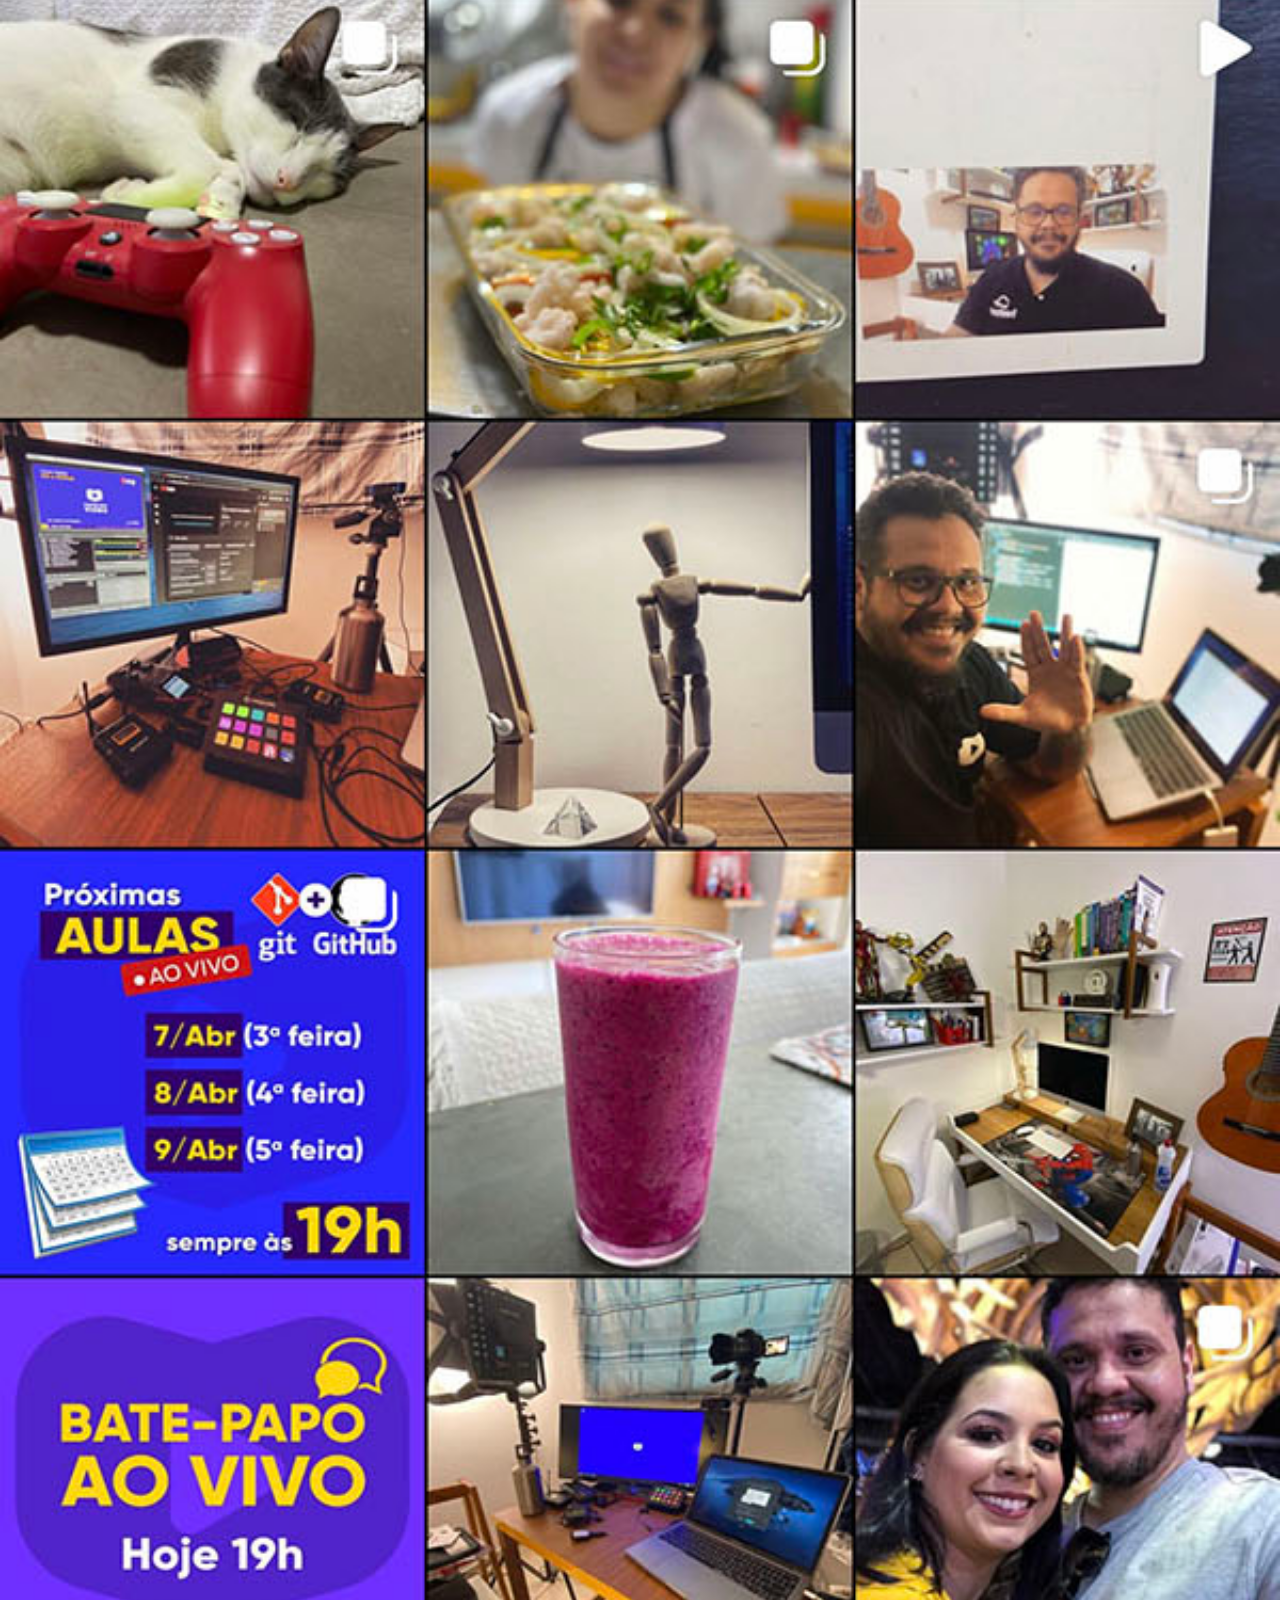
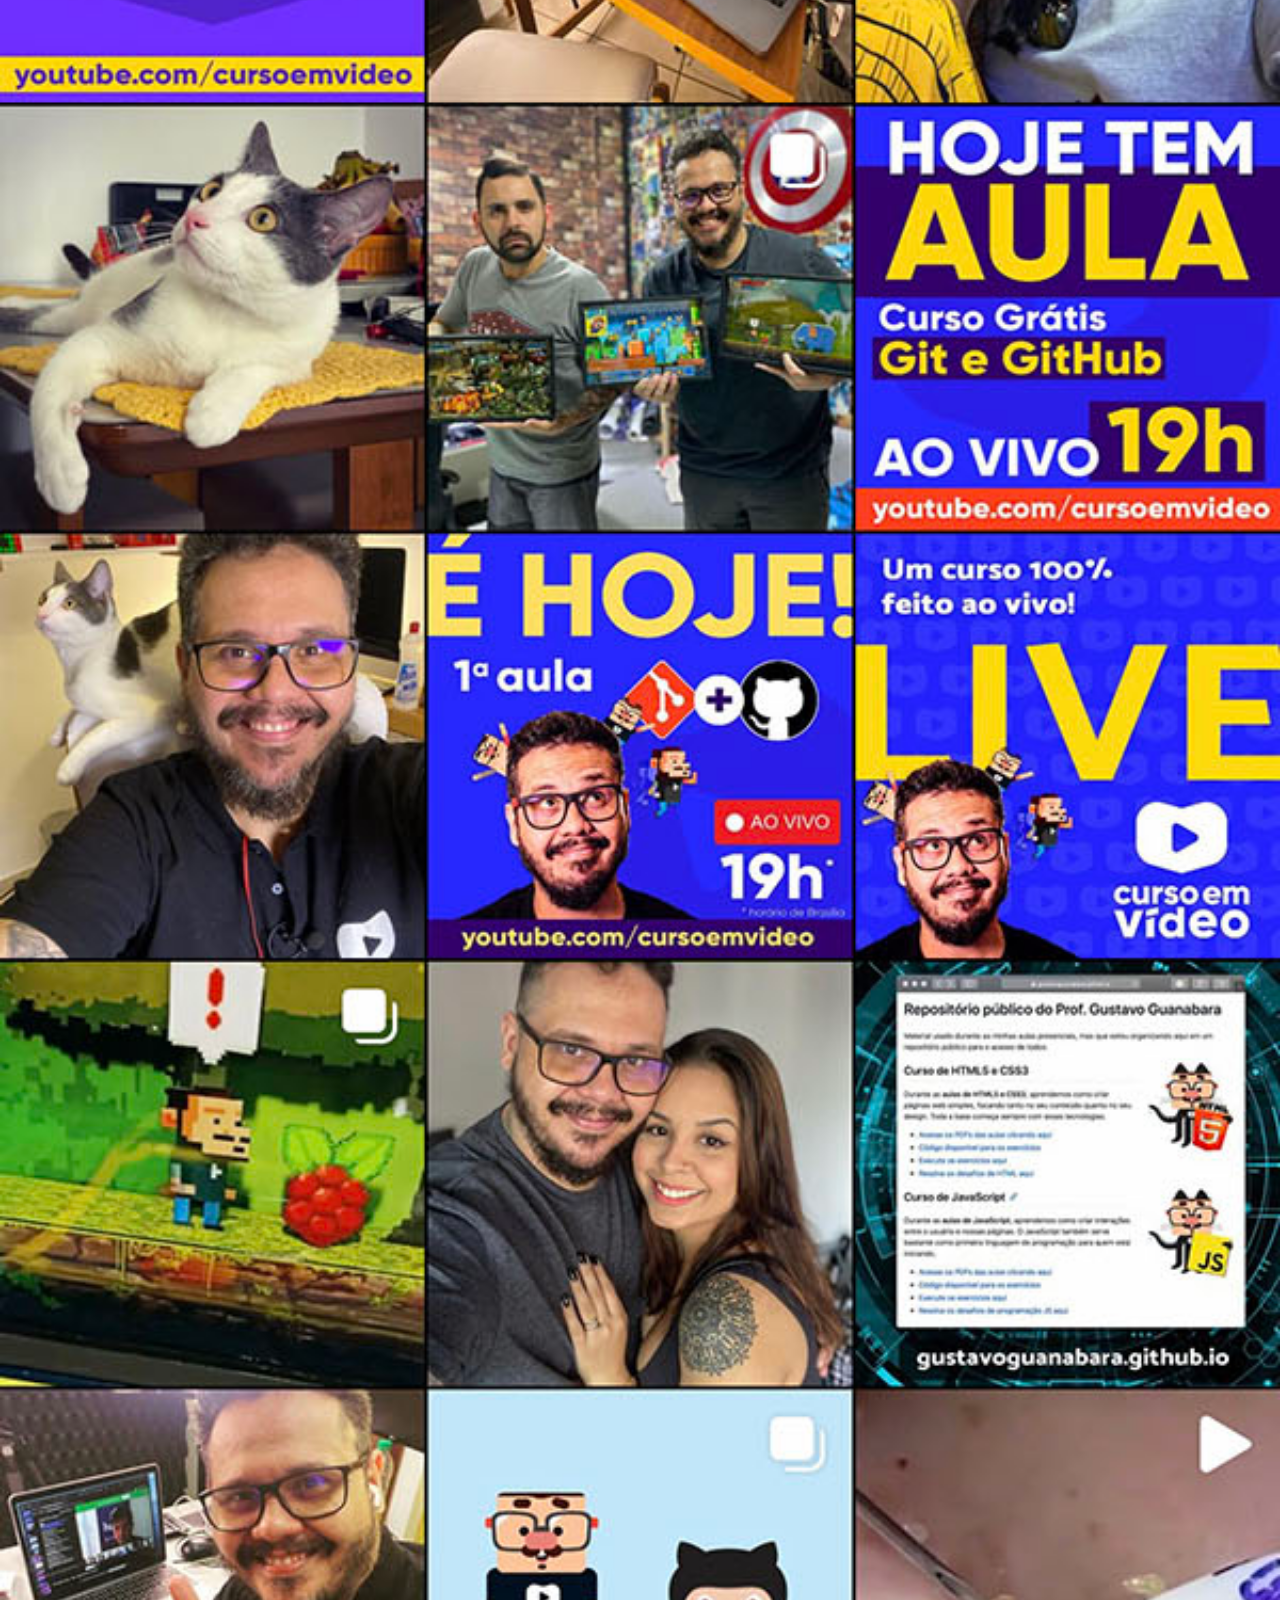
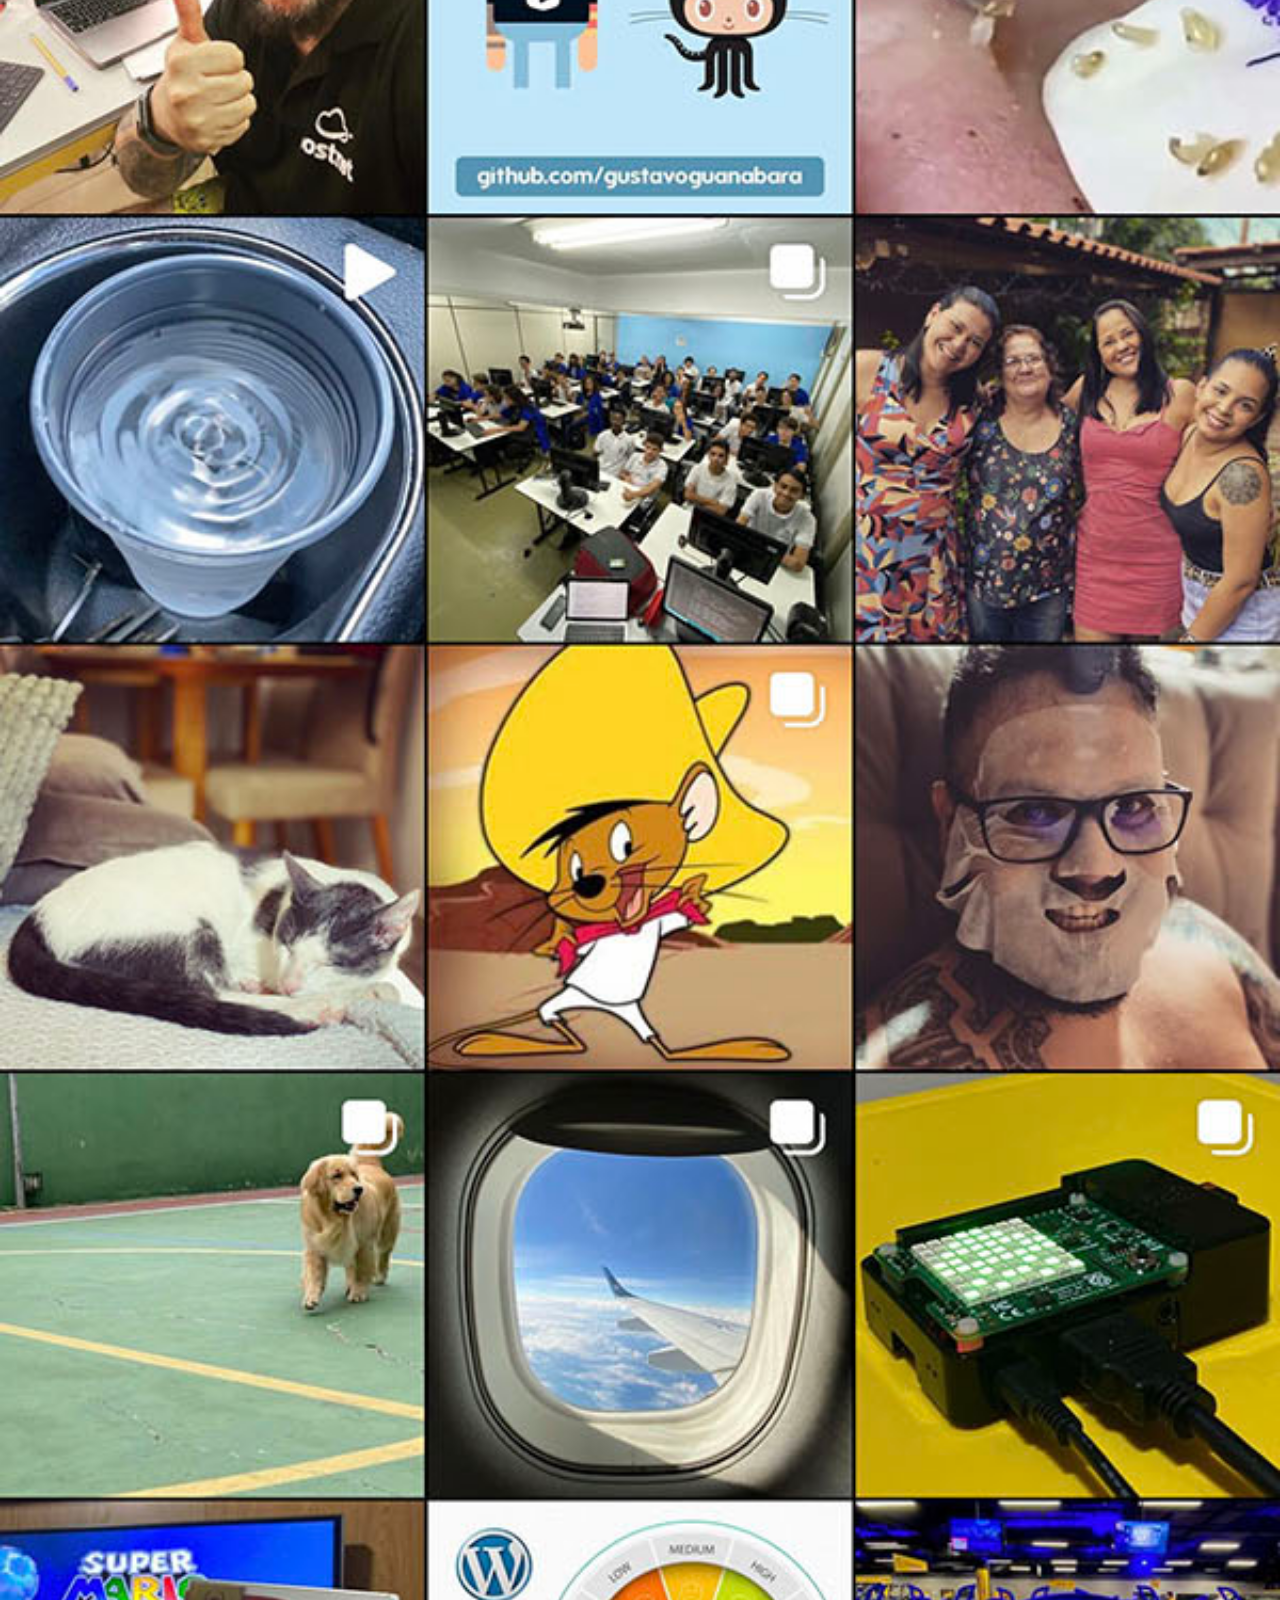
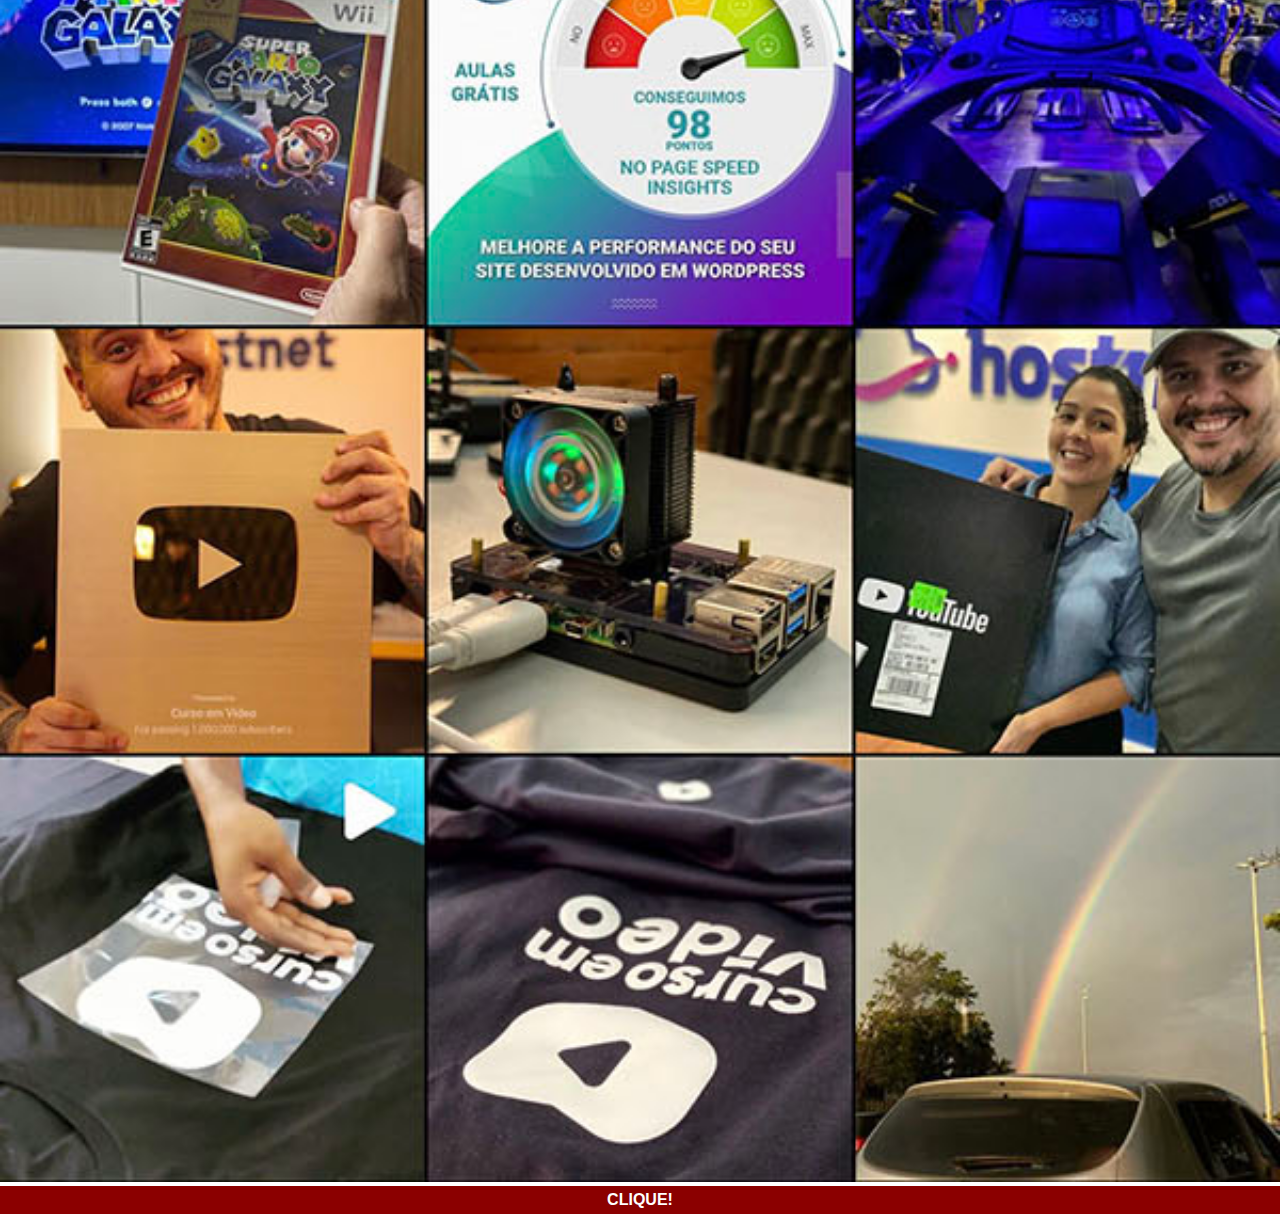
<file: instagram.html>
<!DOCTYPE html>
<html lang="pt-br">
<head>
    <meta charset="UTF-8">
    <meta name="viewport" content="width=device-width, initial-scale=1.0">
    <link rel="stylesheet" href="estilos/geral.css">
    <title>instagram</title>
</head>
<body>
    <img src="imagens/tela-instagram.jpg" alt="instagram"><a href="https://instagram.com/Lorenzo_hzk" target="_blank">CLIQUE!</a>
</body>
</html>
</file>
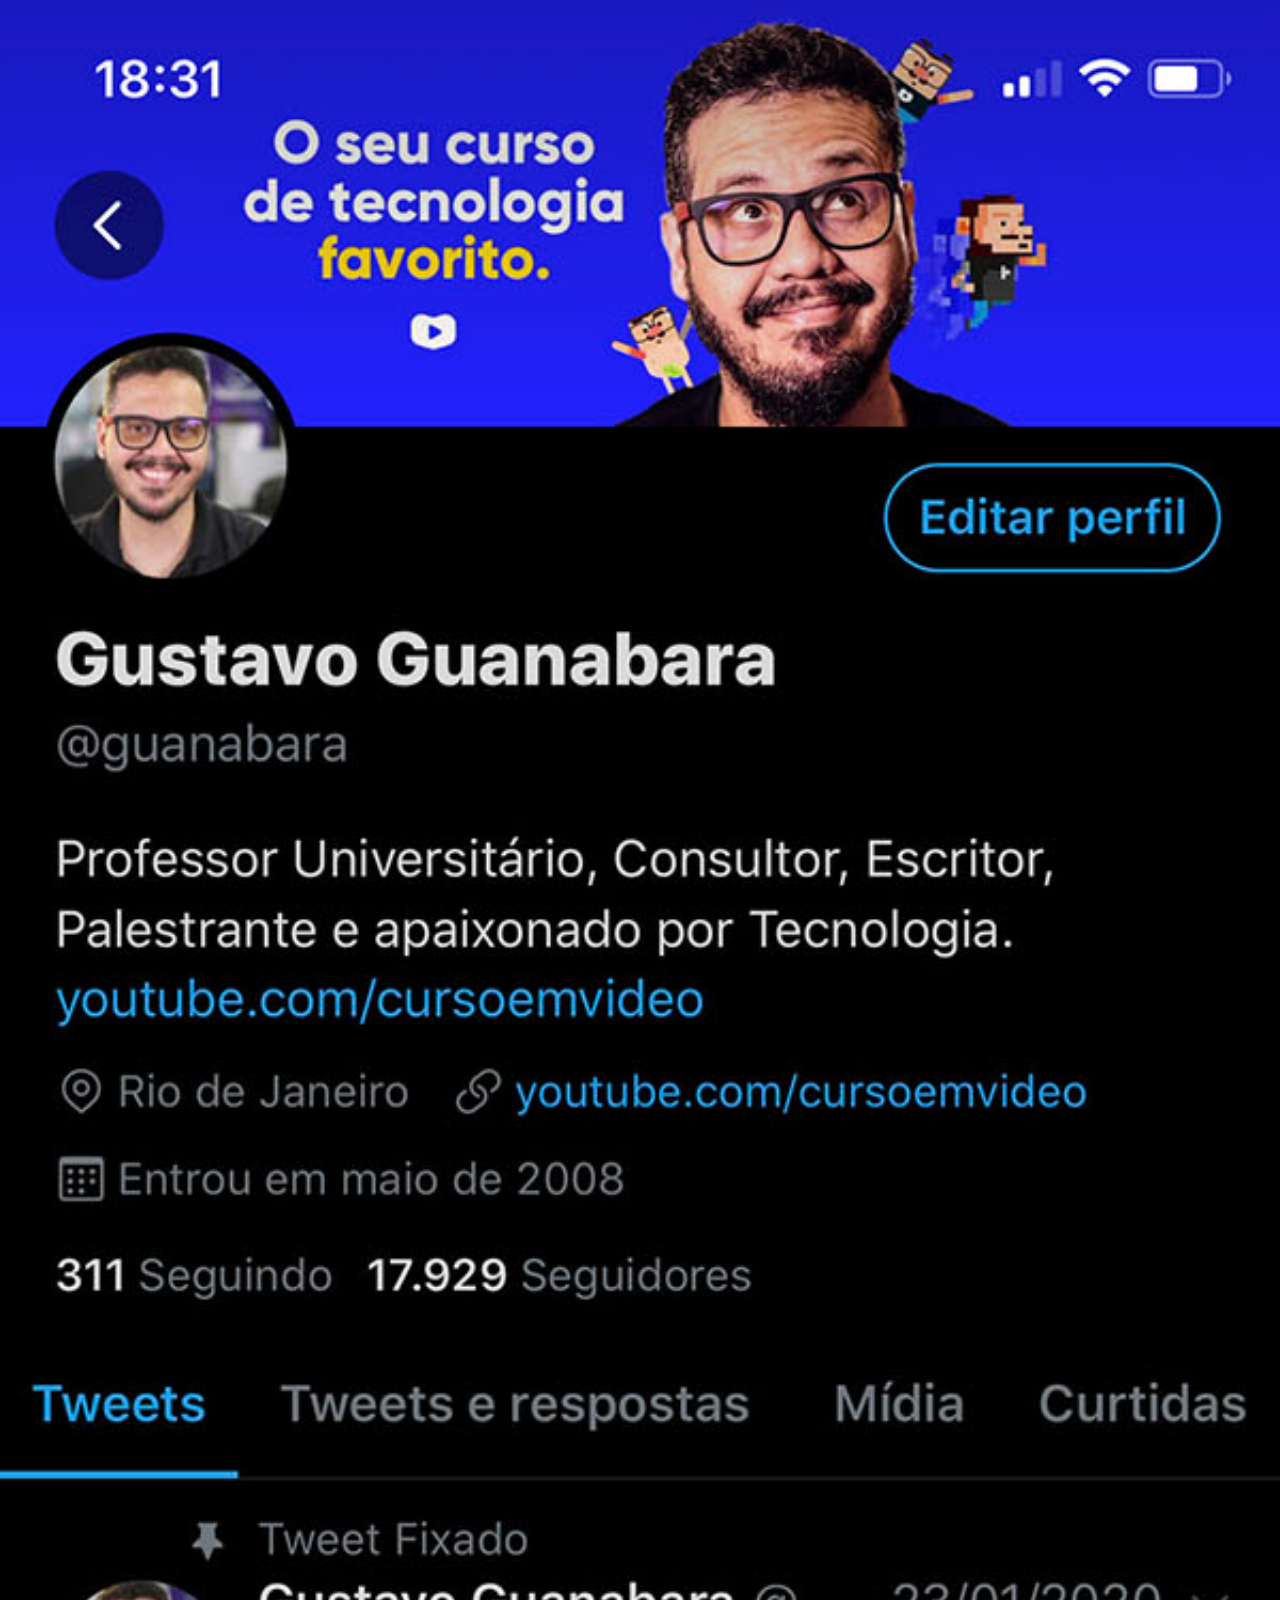
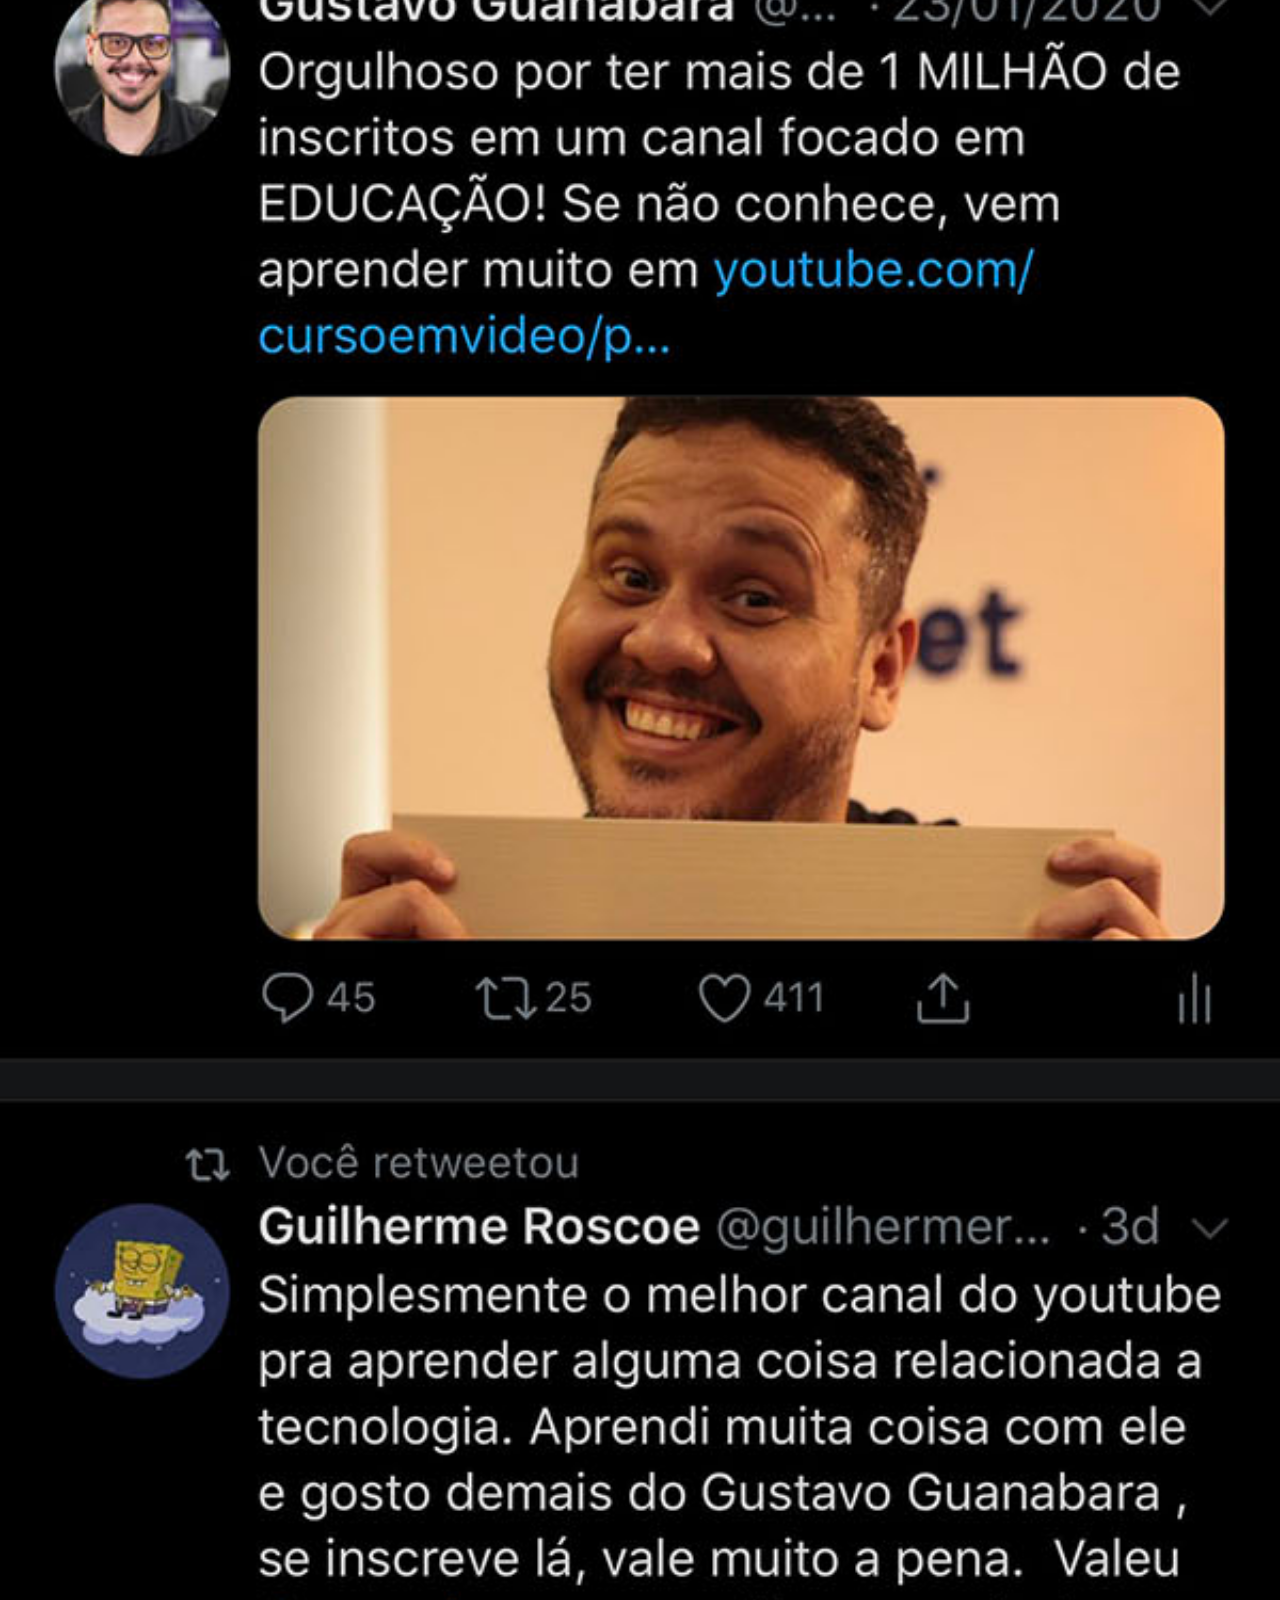
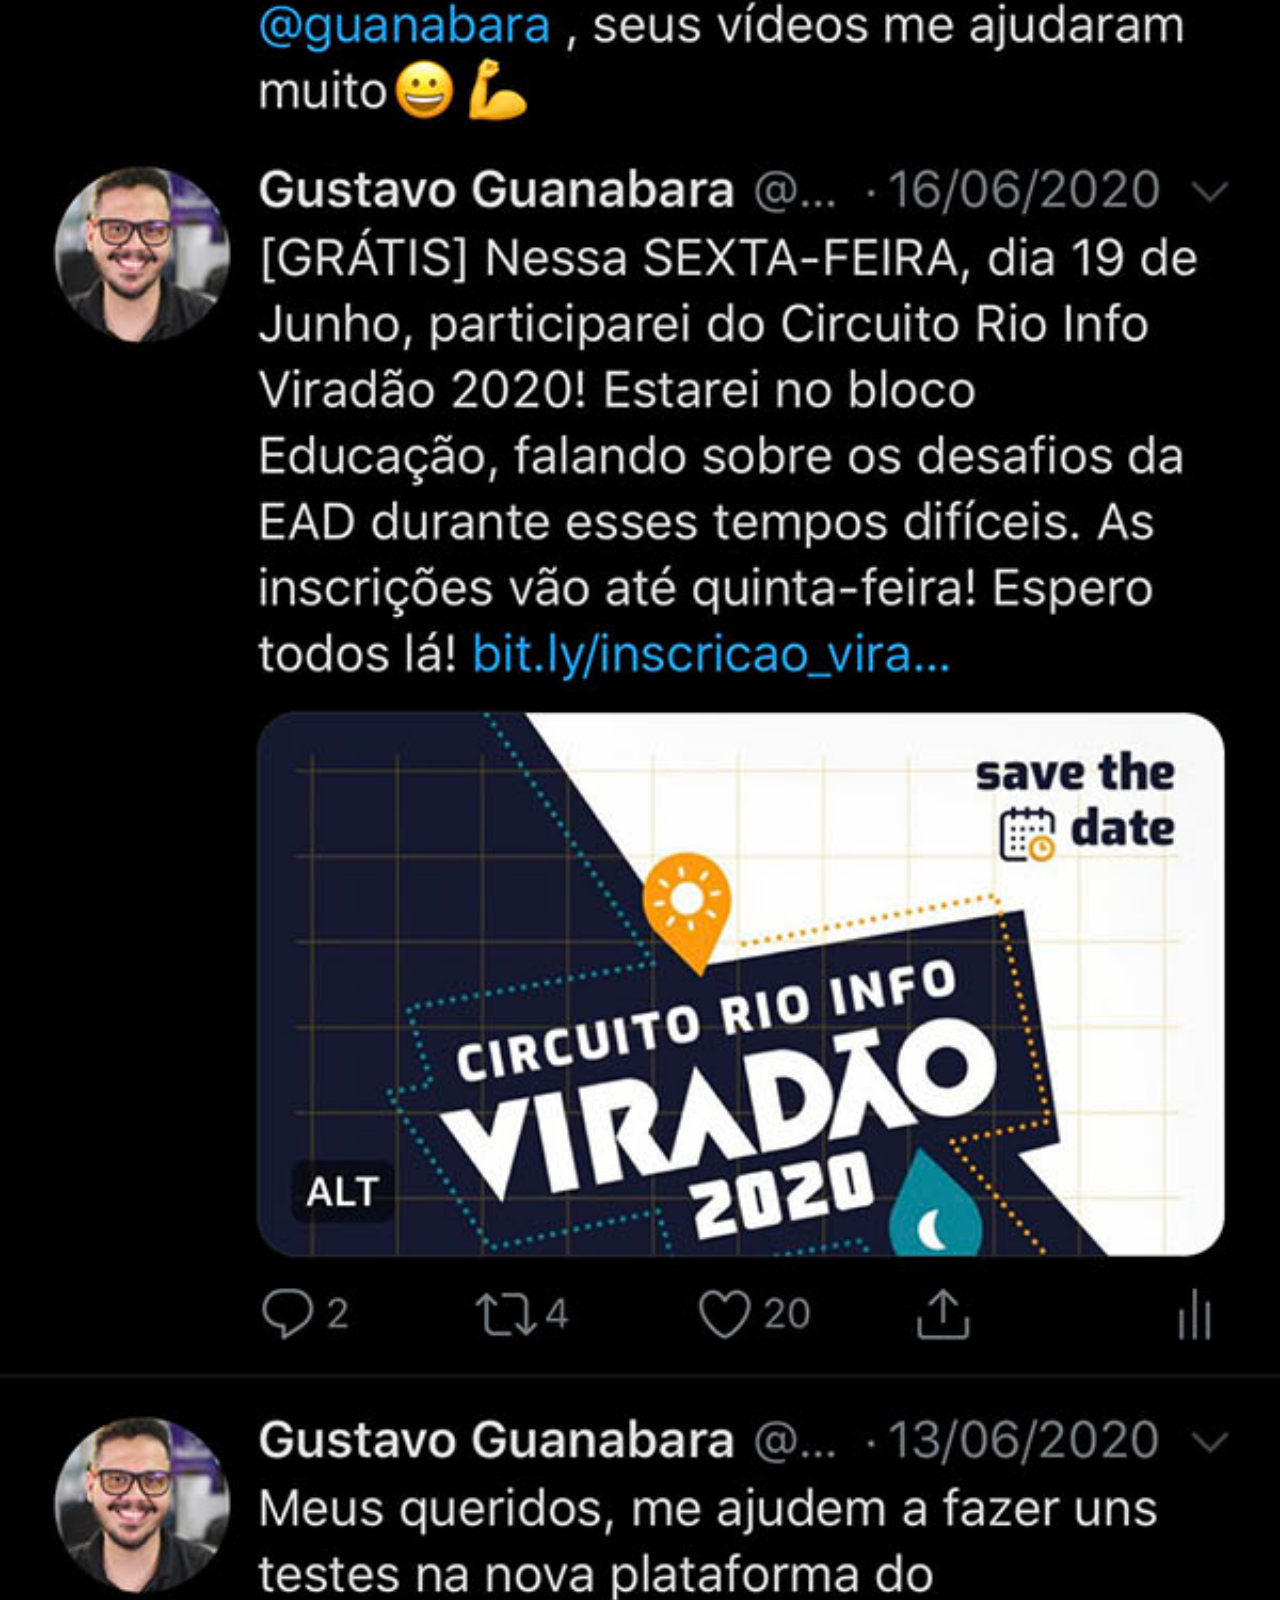
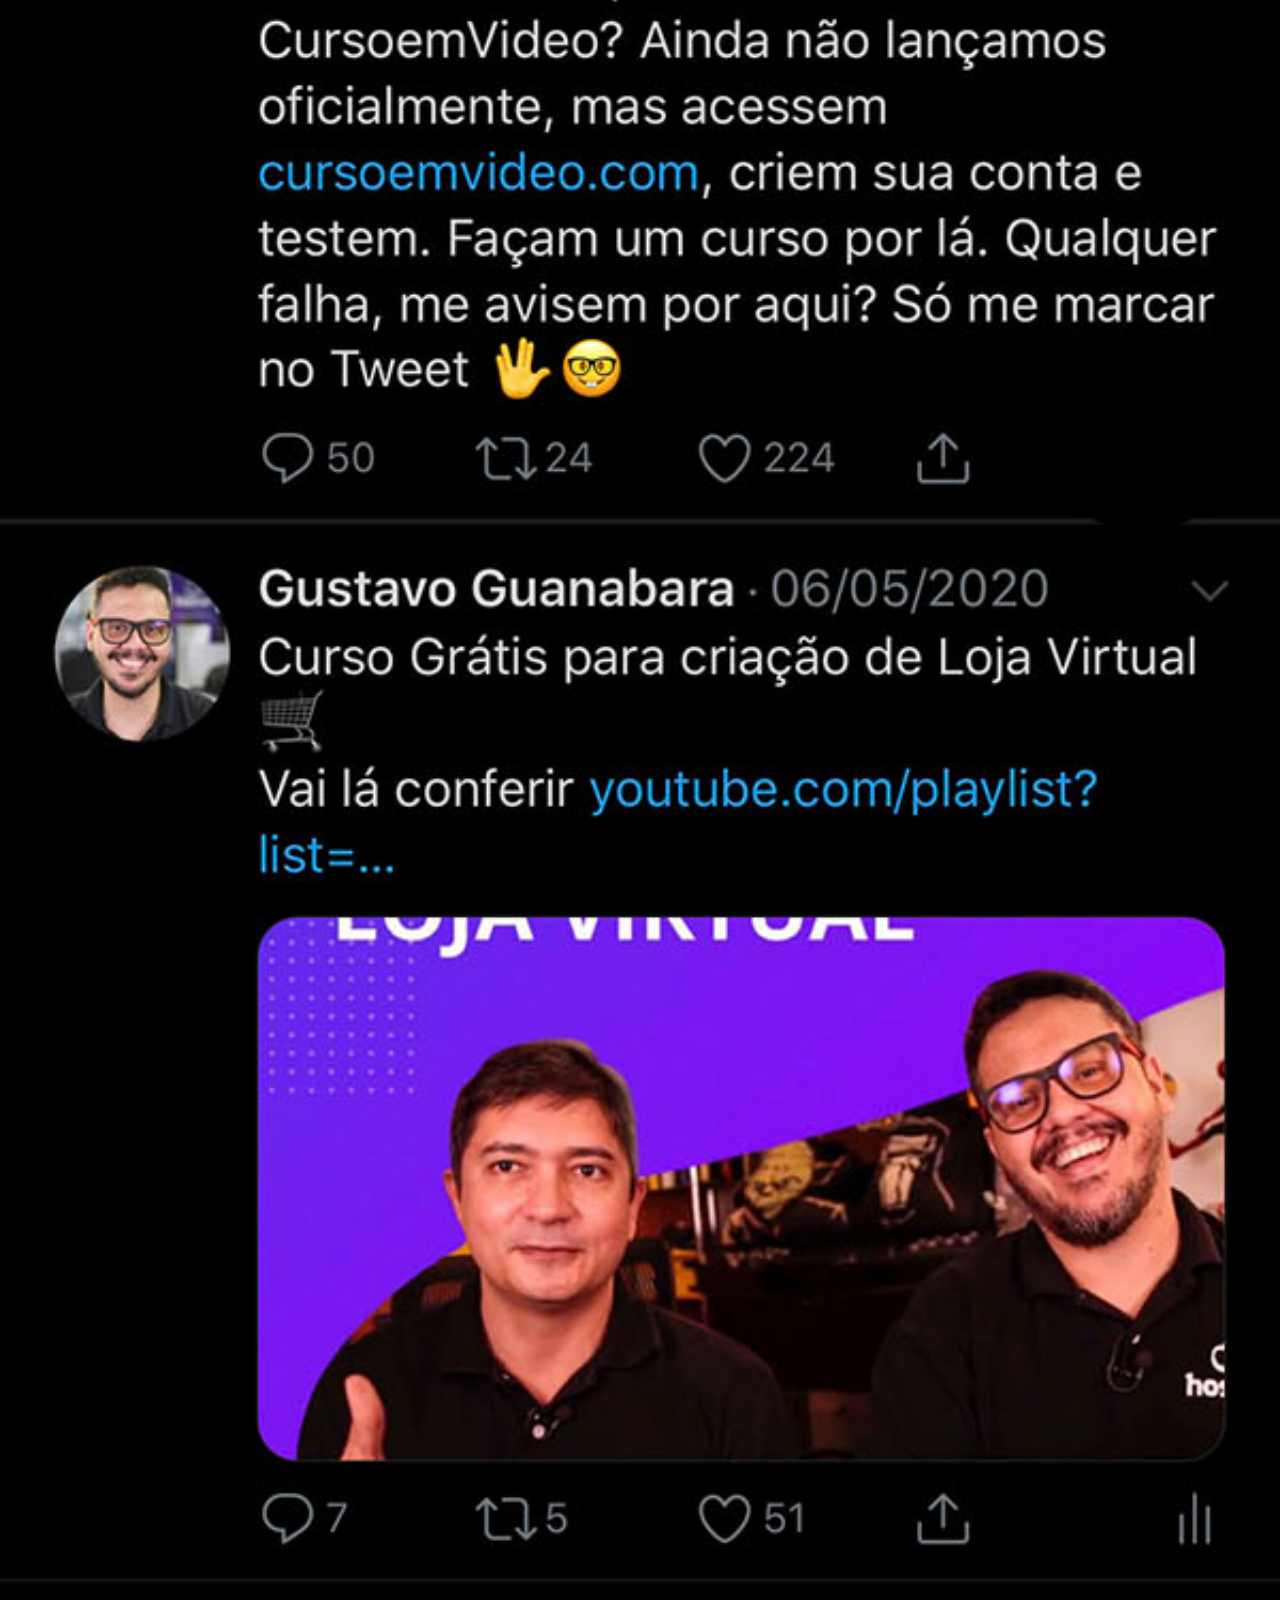
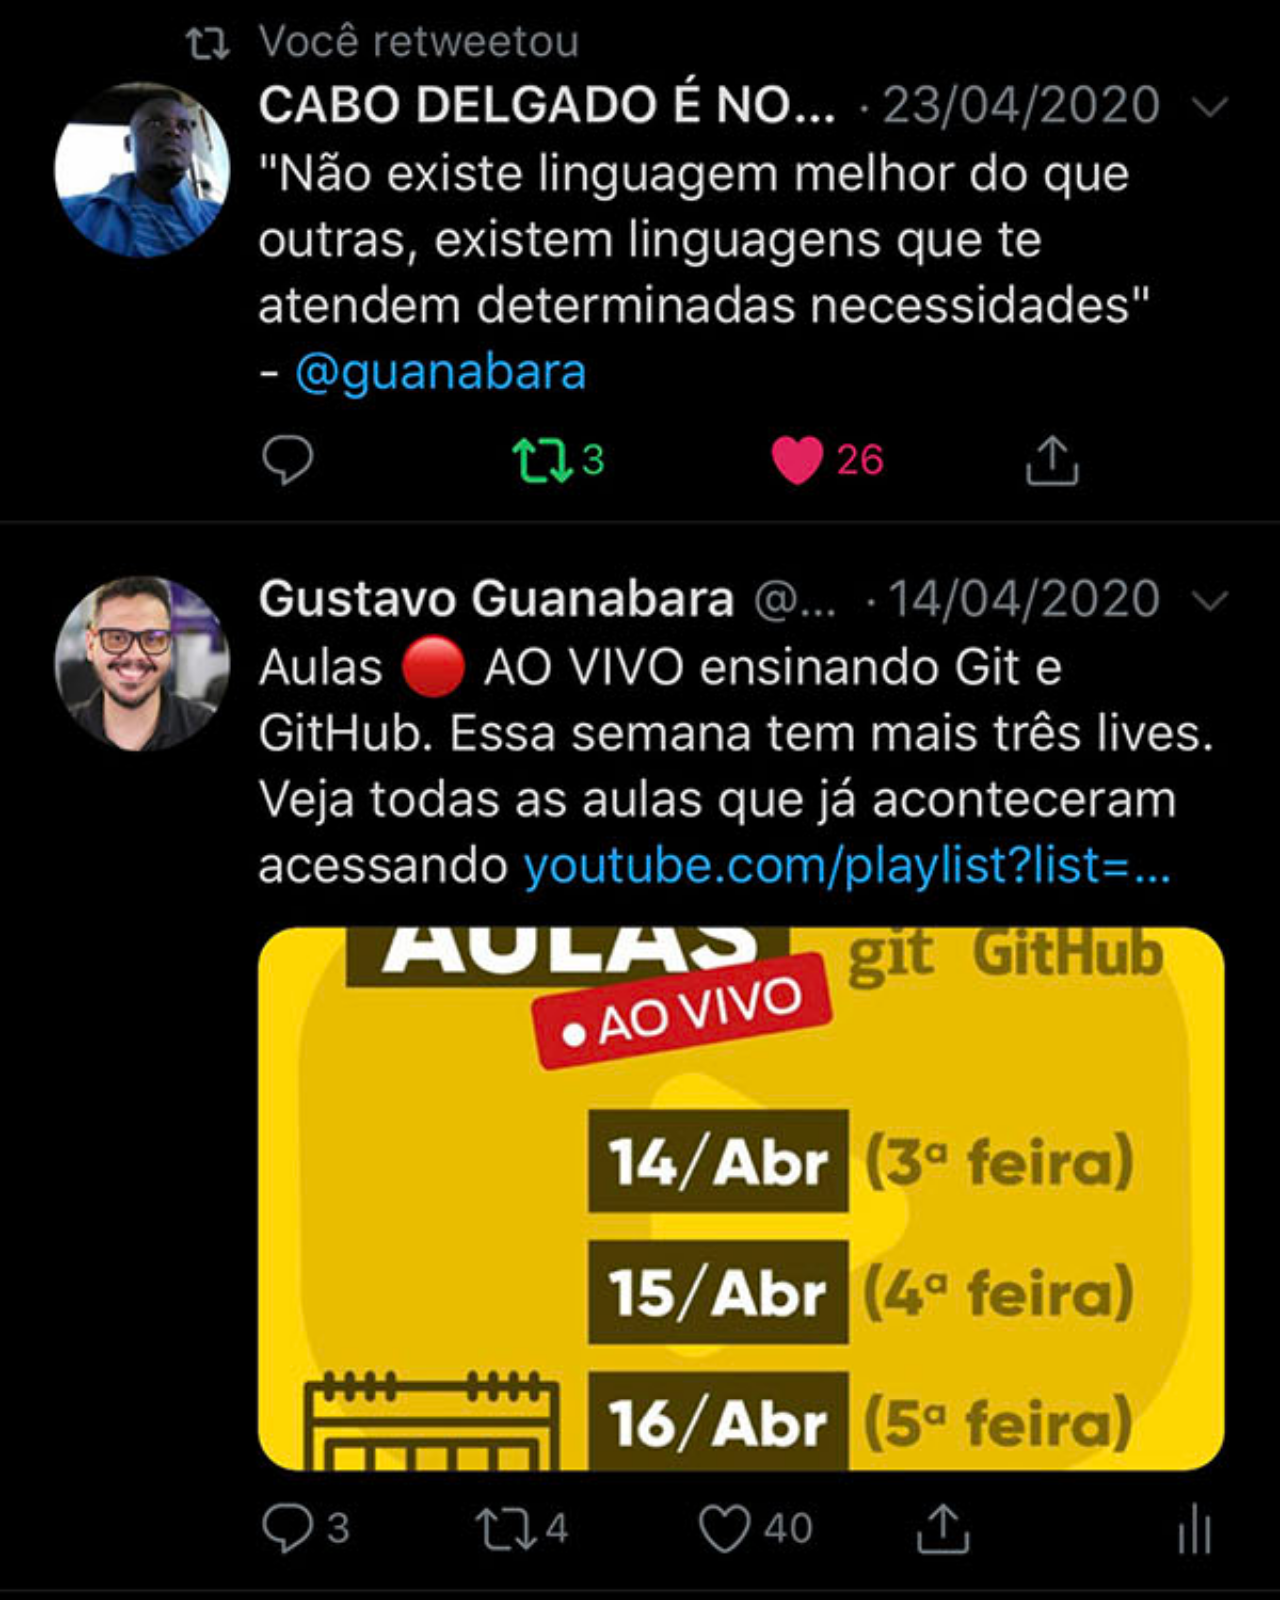
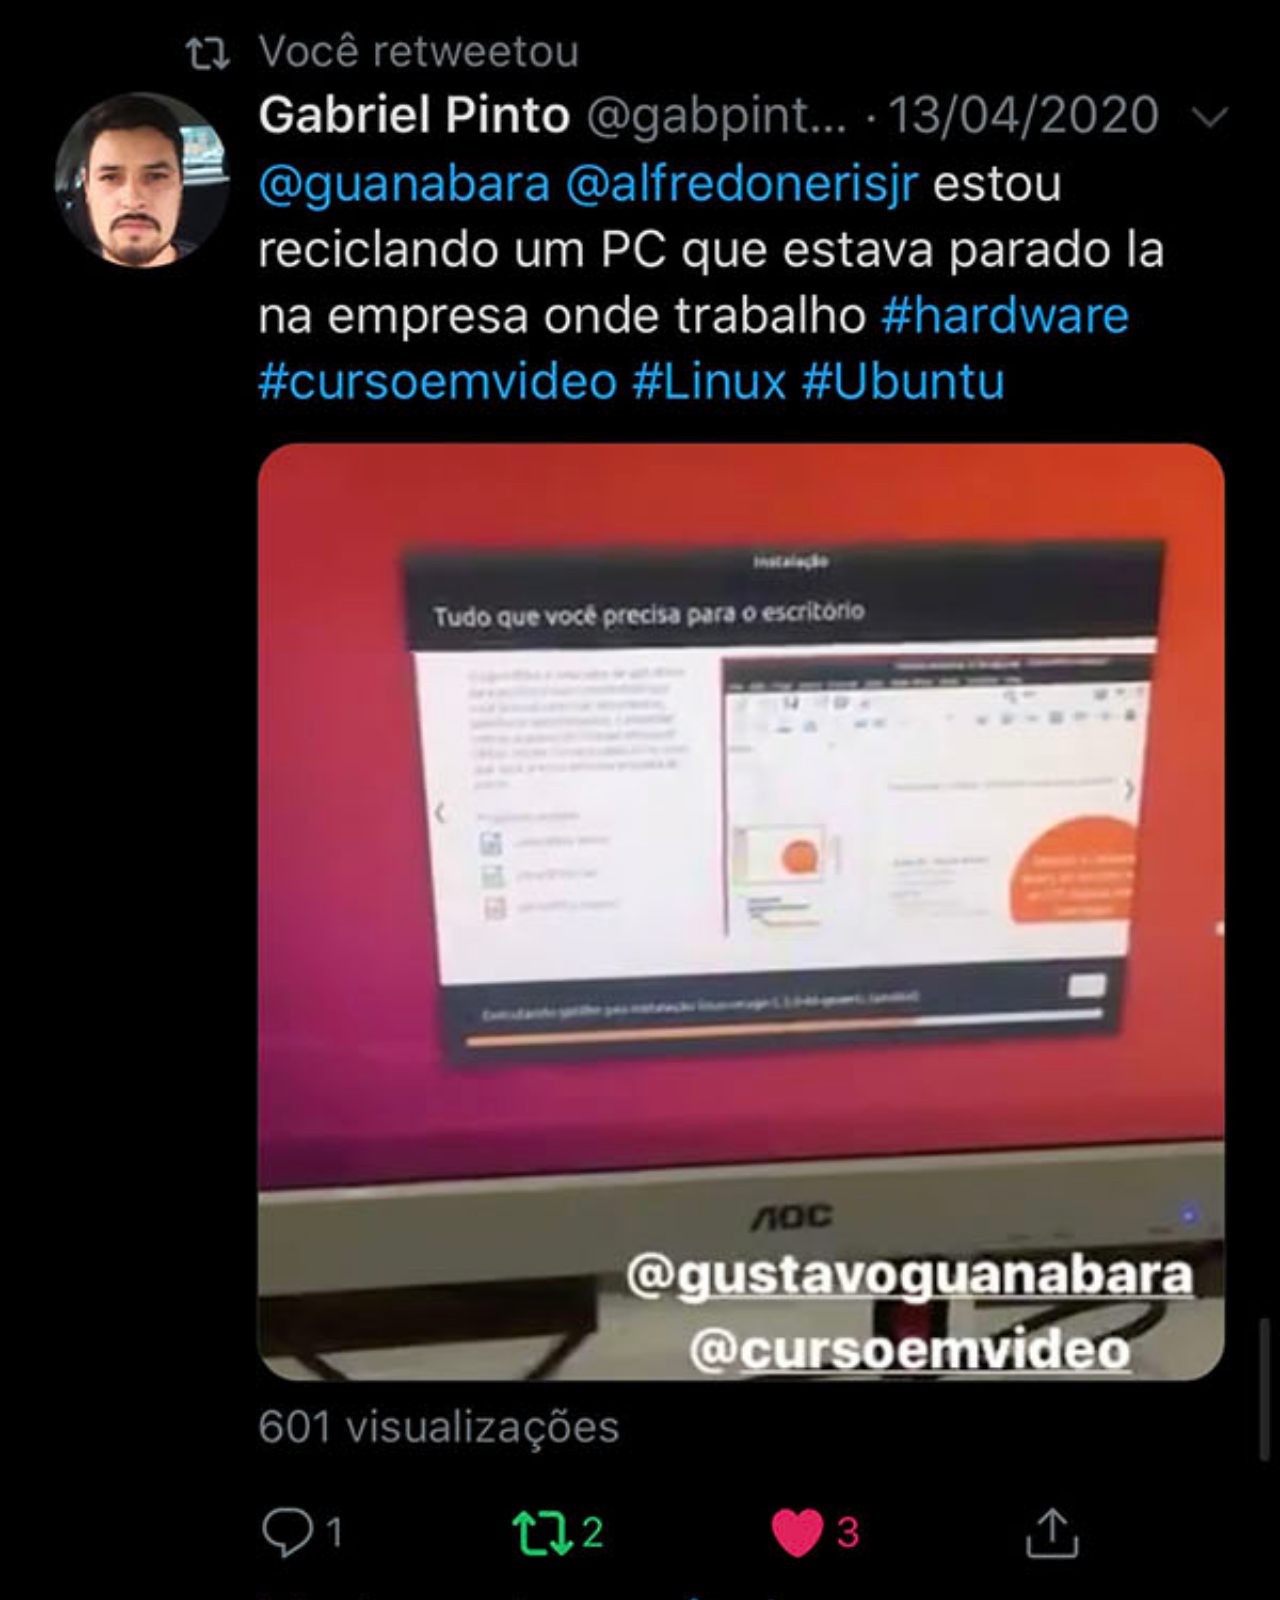
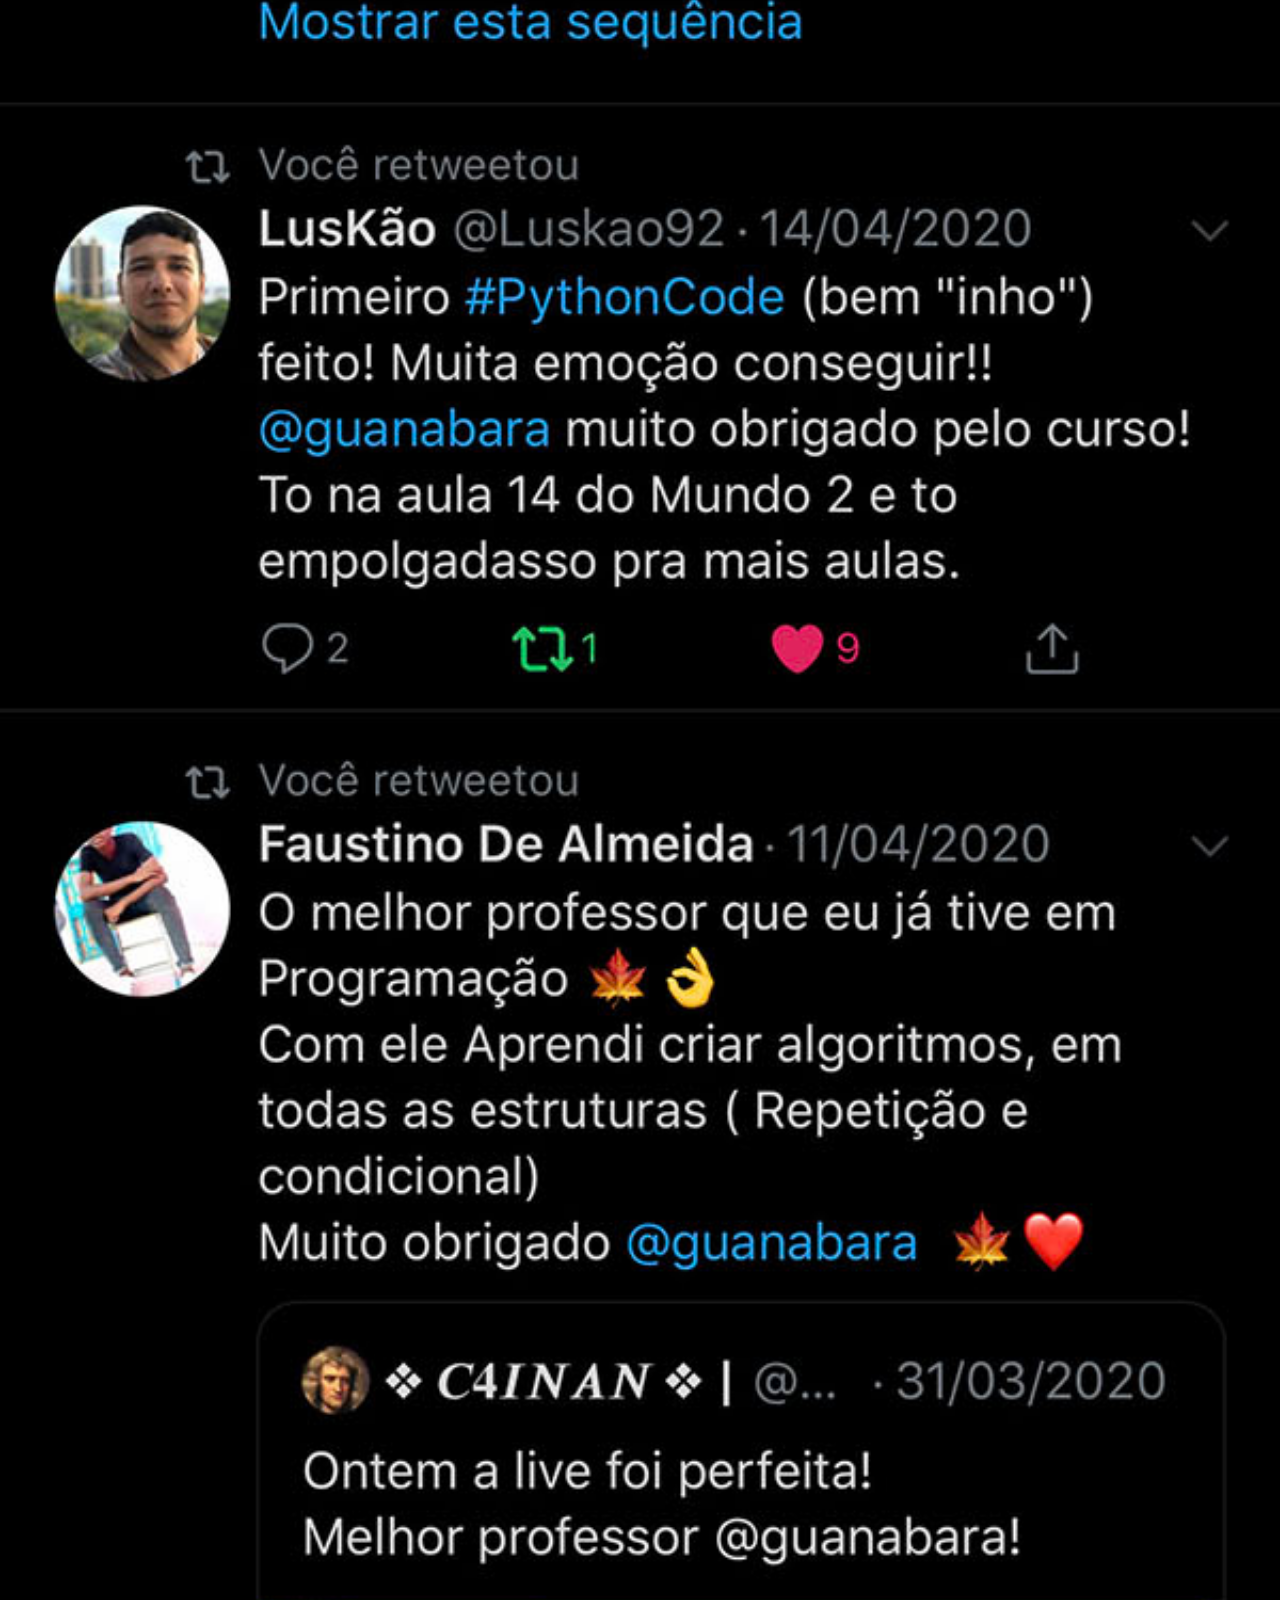
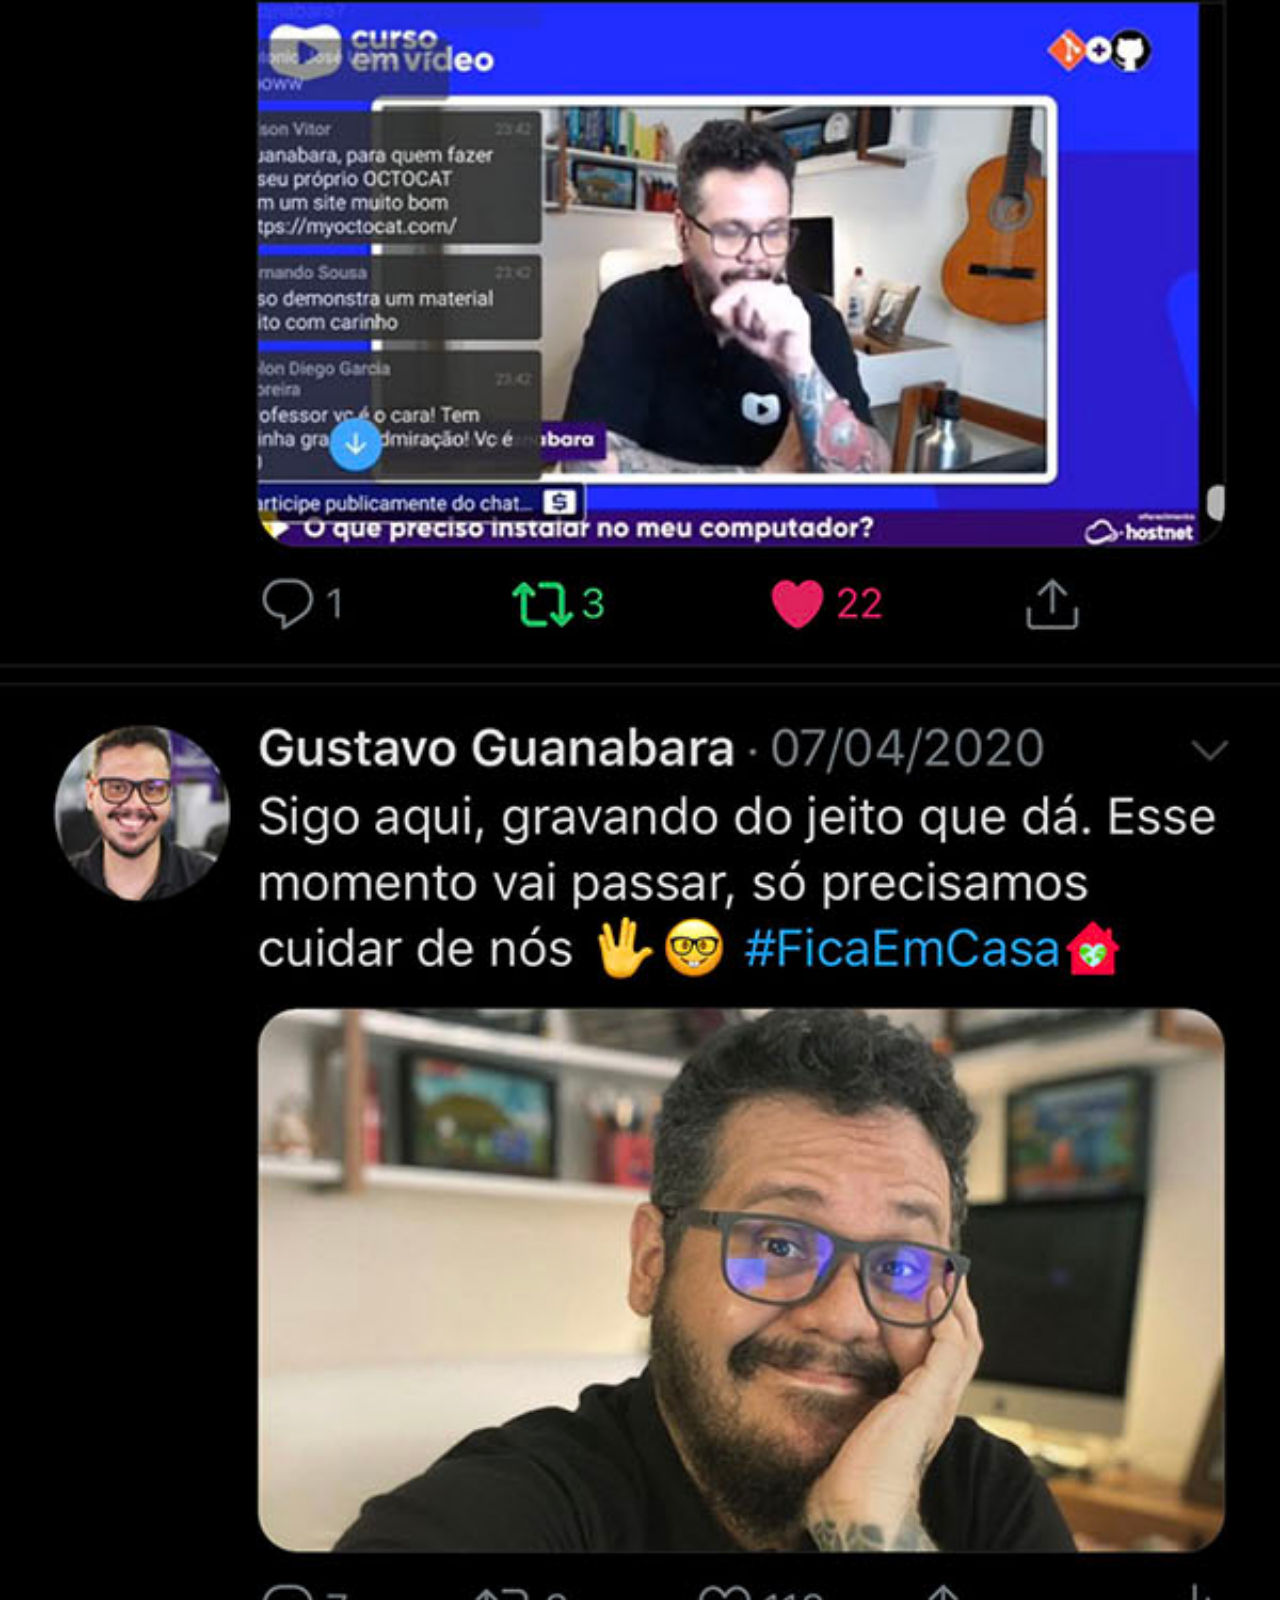
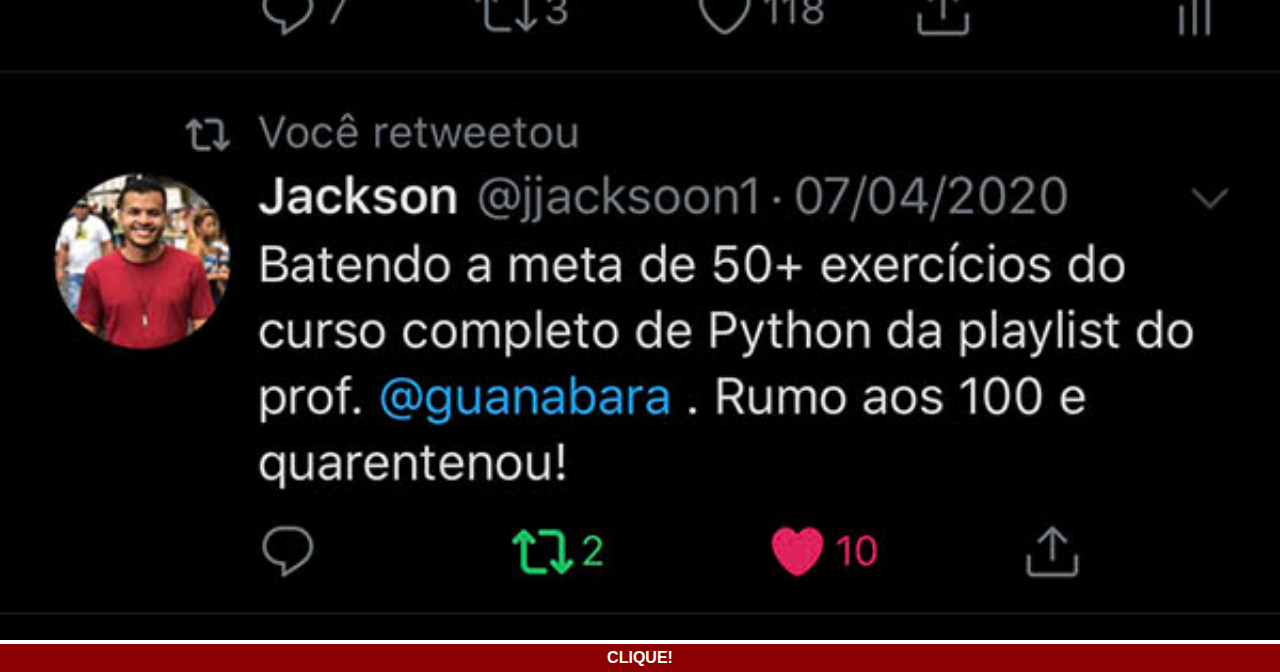
<file: twitter.html>
<!DOCTYPE html>
<html lang="pt-br">
<head>
    <meta charset="UTF-8">
    <meta name="viewport" content="width=device-width, initial-scale=1.0">
    <link rel="stylesheet" href="estilos/geral.css">
    <title>Twitter</title>
</head>
<body>
    <img src="imagens/tela-twitter.jpg" alt="Twitter"><a href="https://twitter.com/gustavoguanabara" target="_blank">CLIQUE!</a>
</body>
</html>
</file>
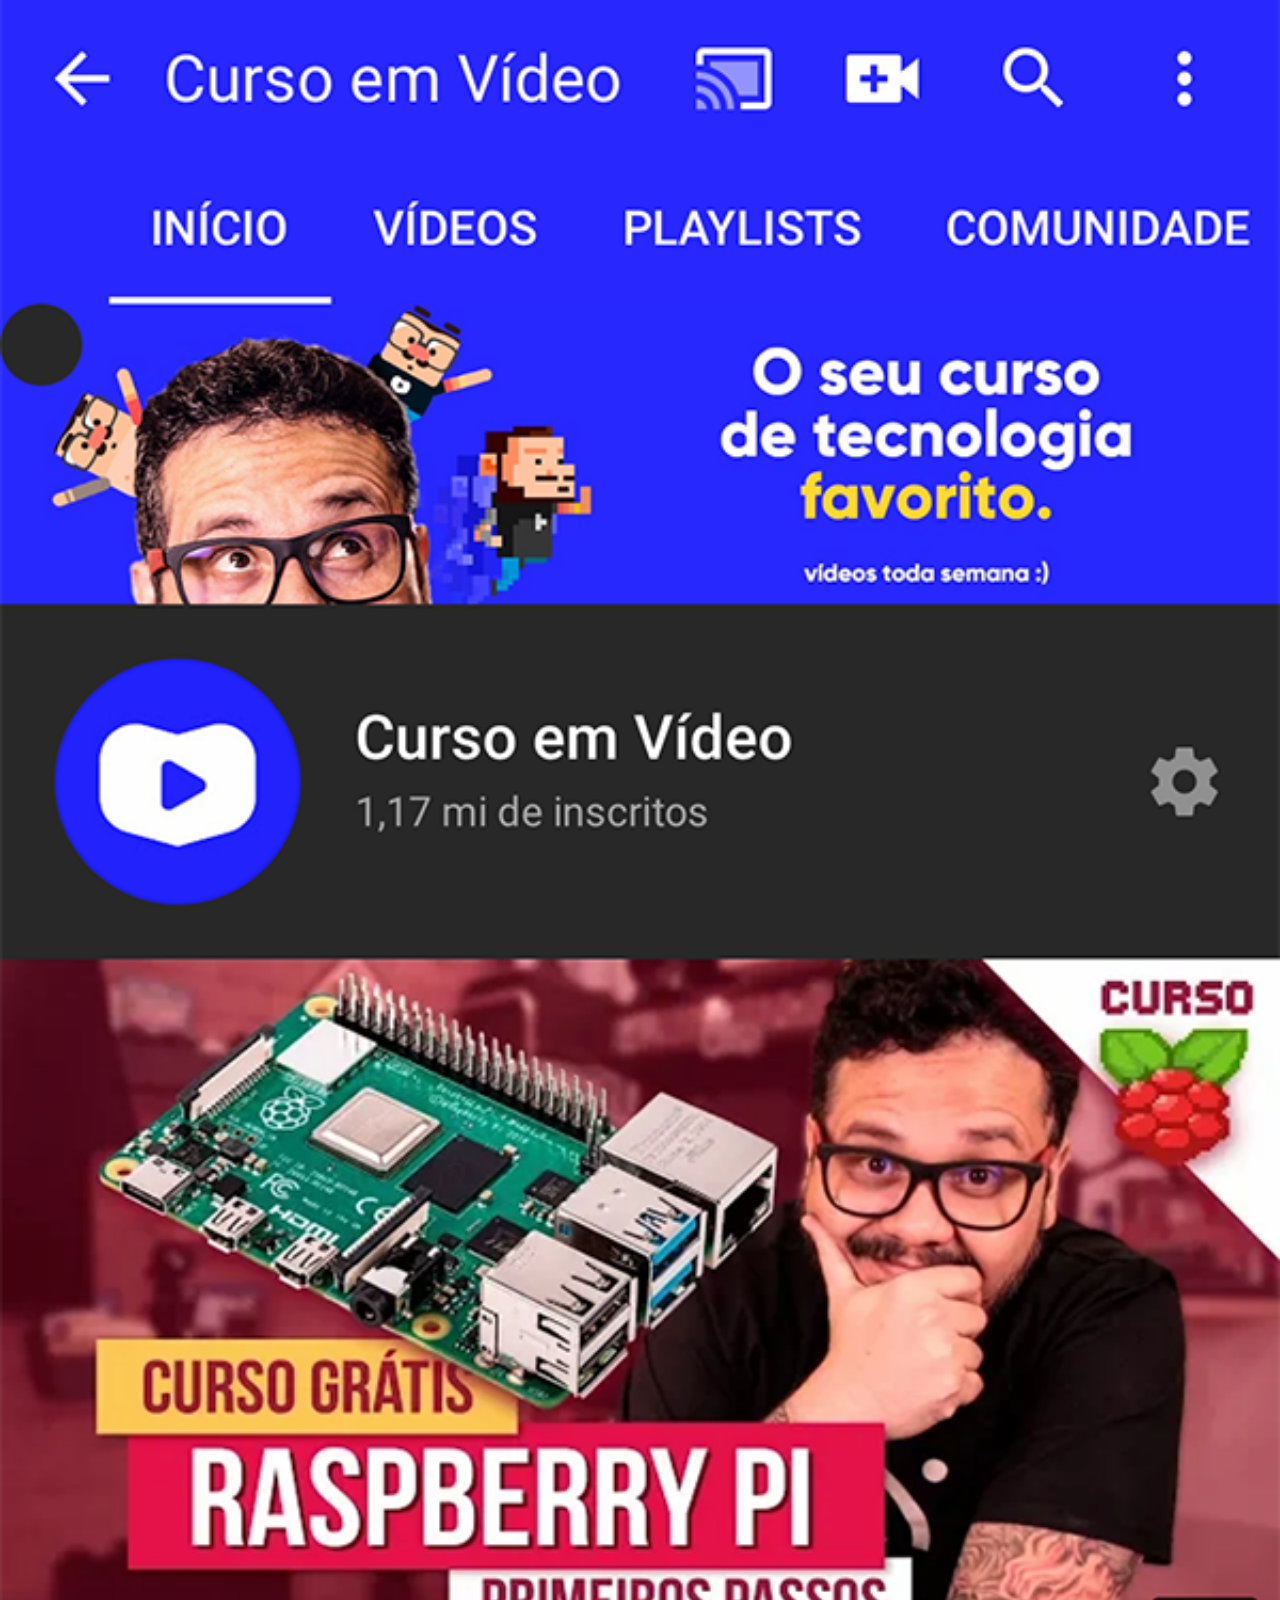
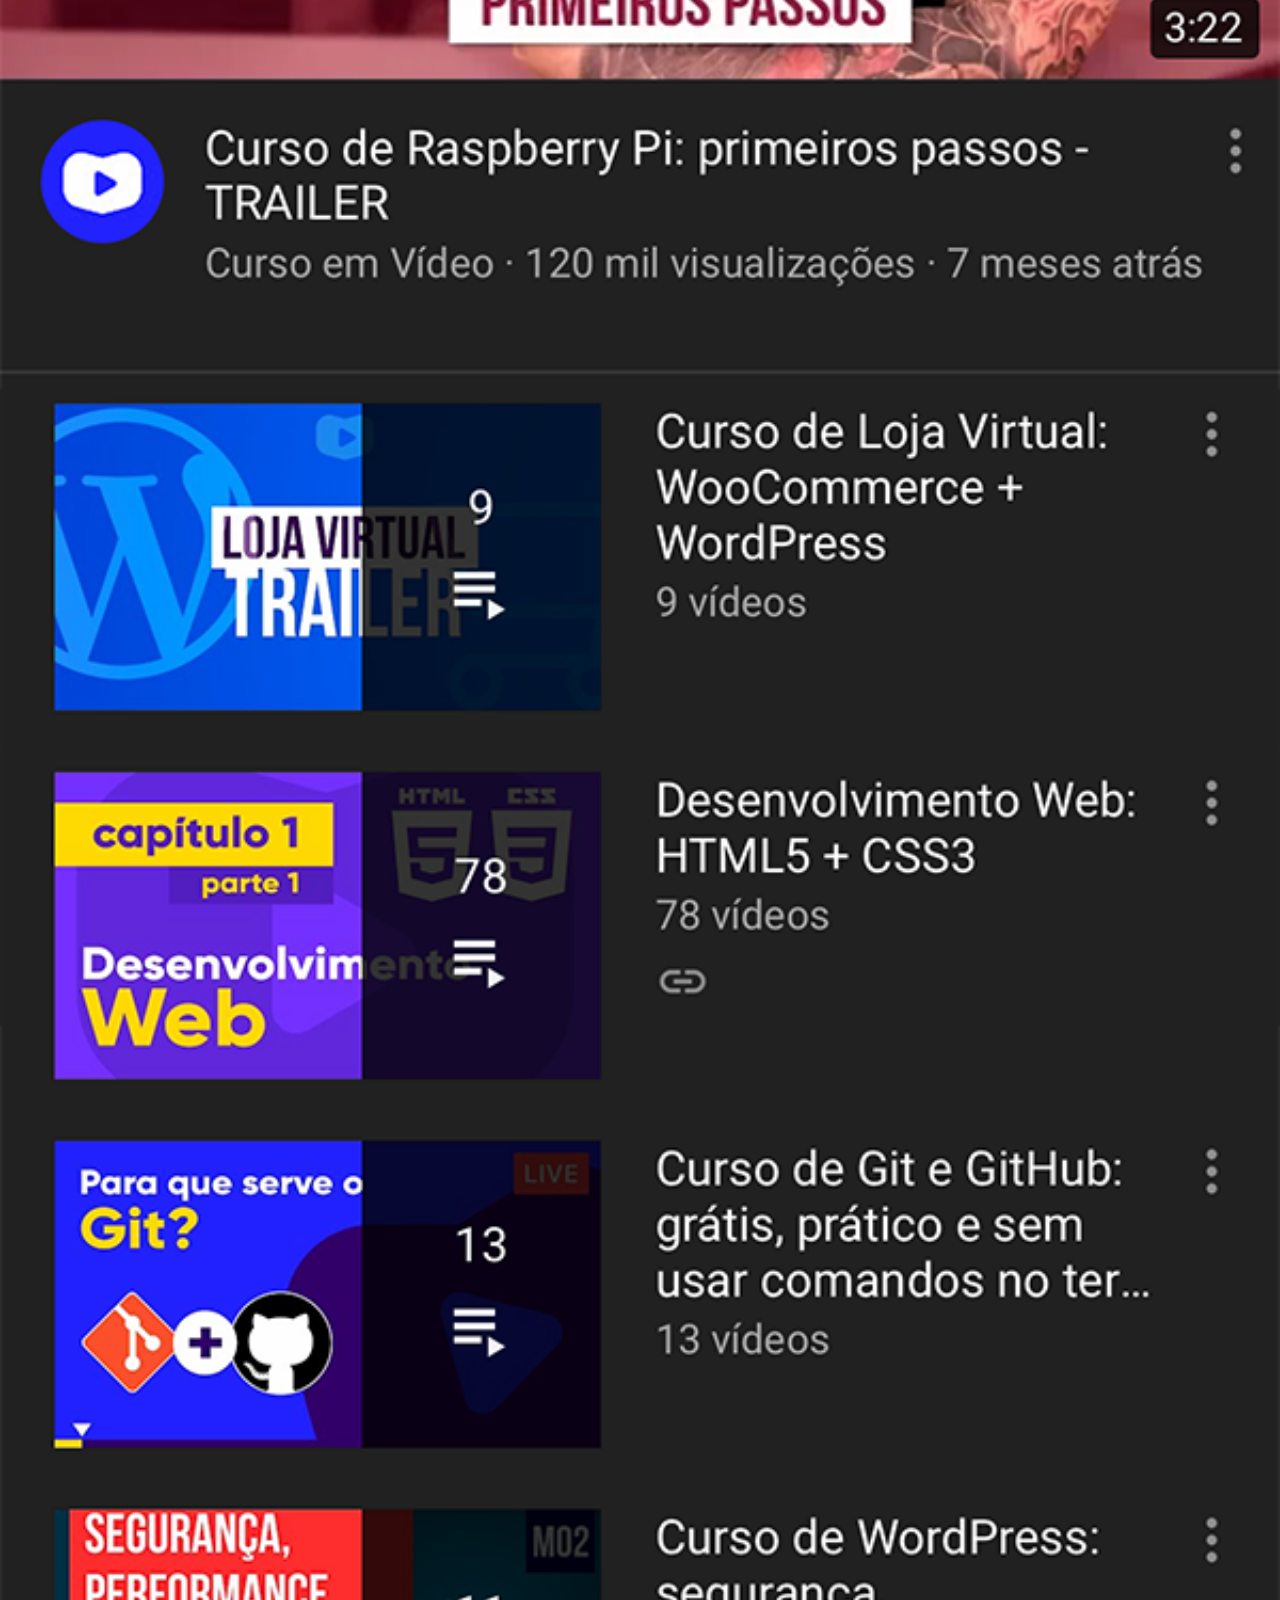
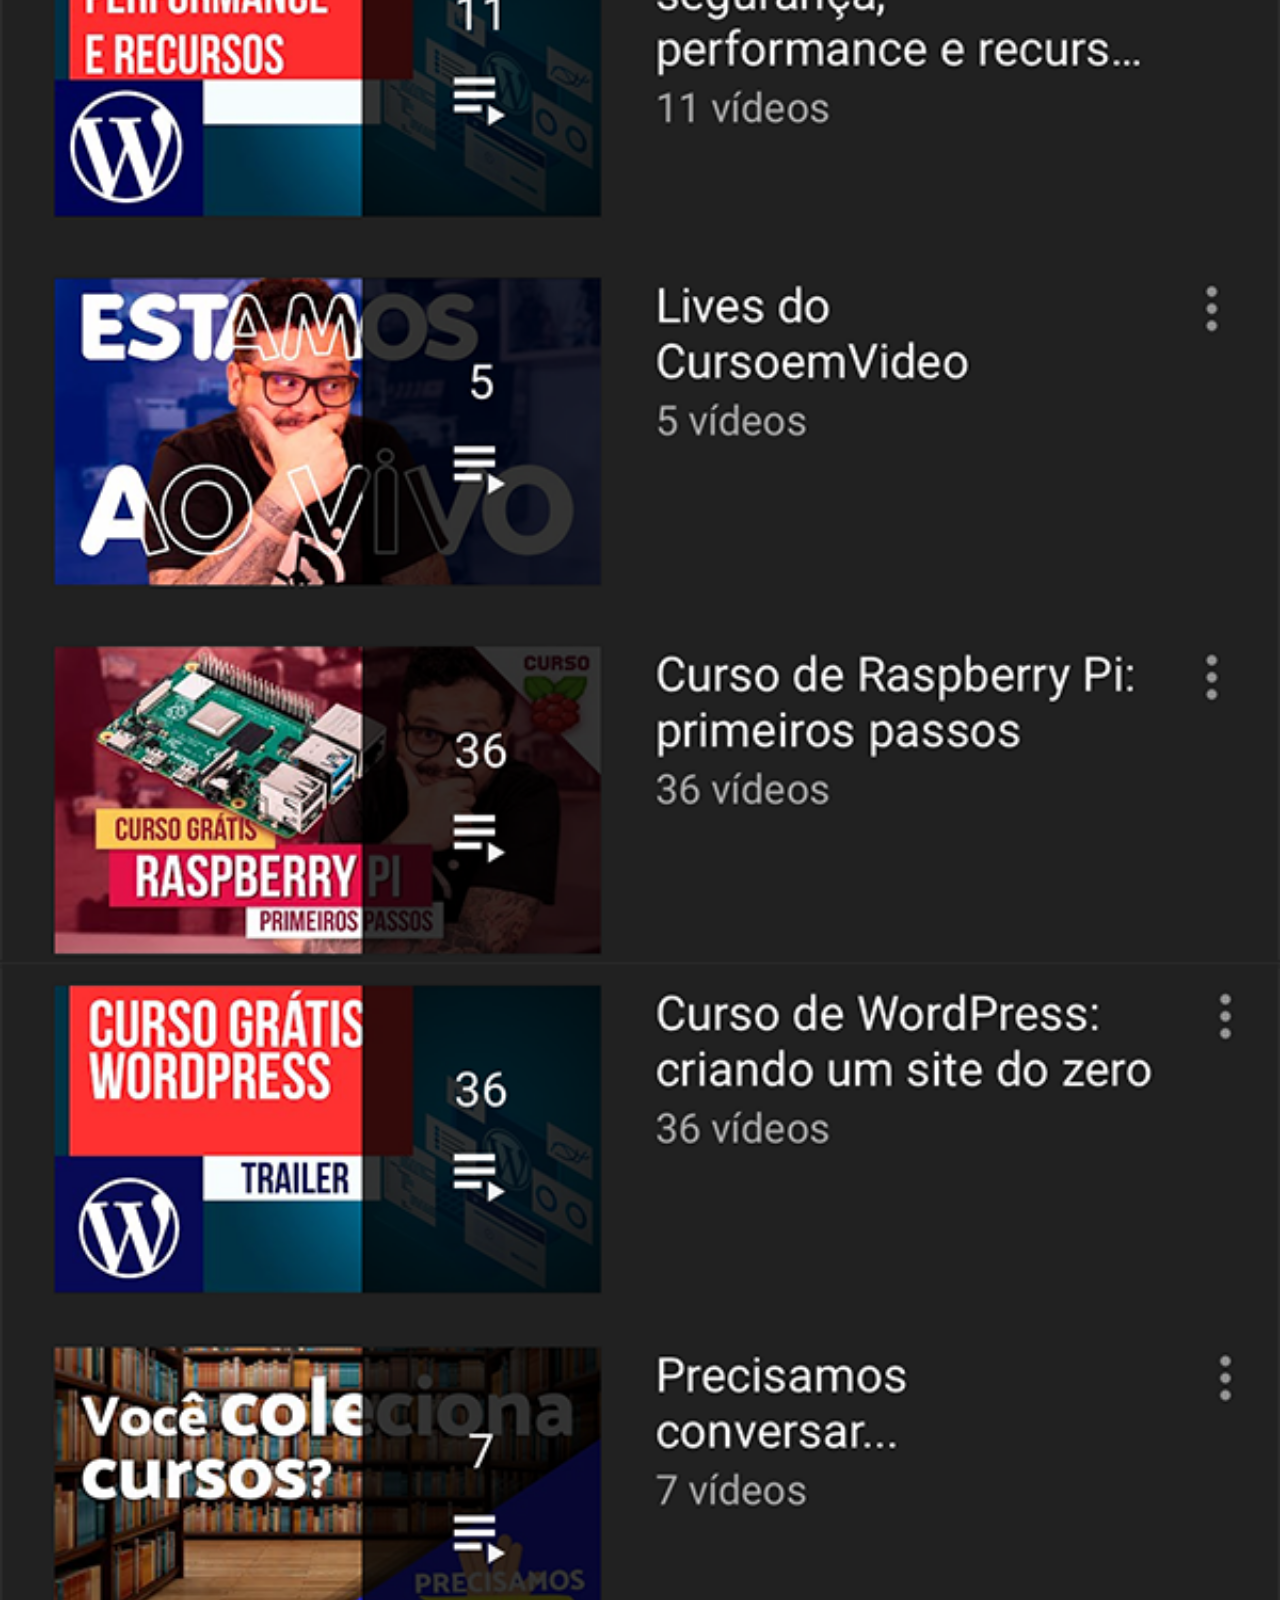
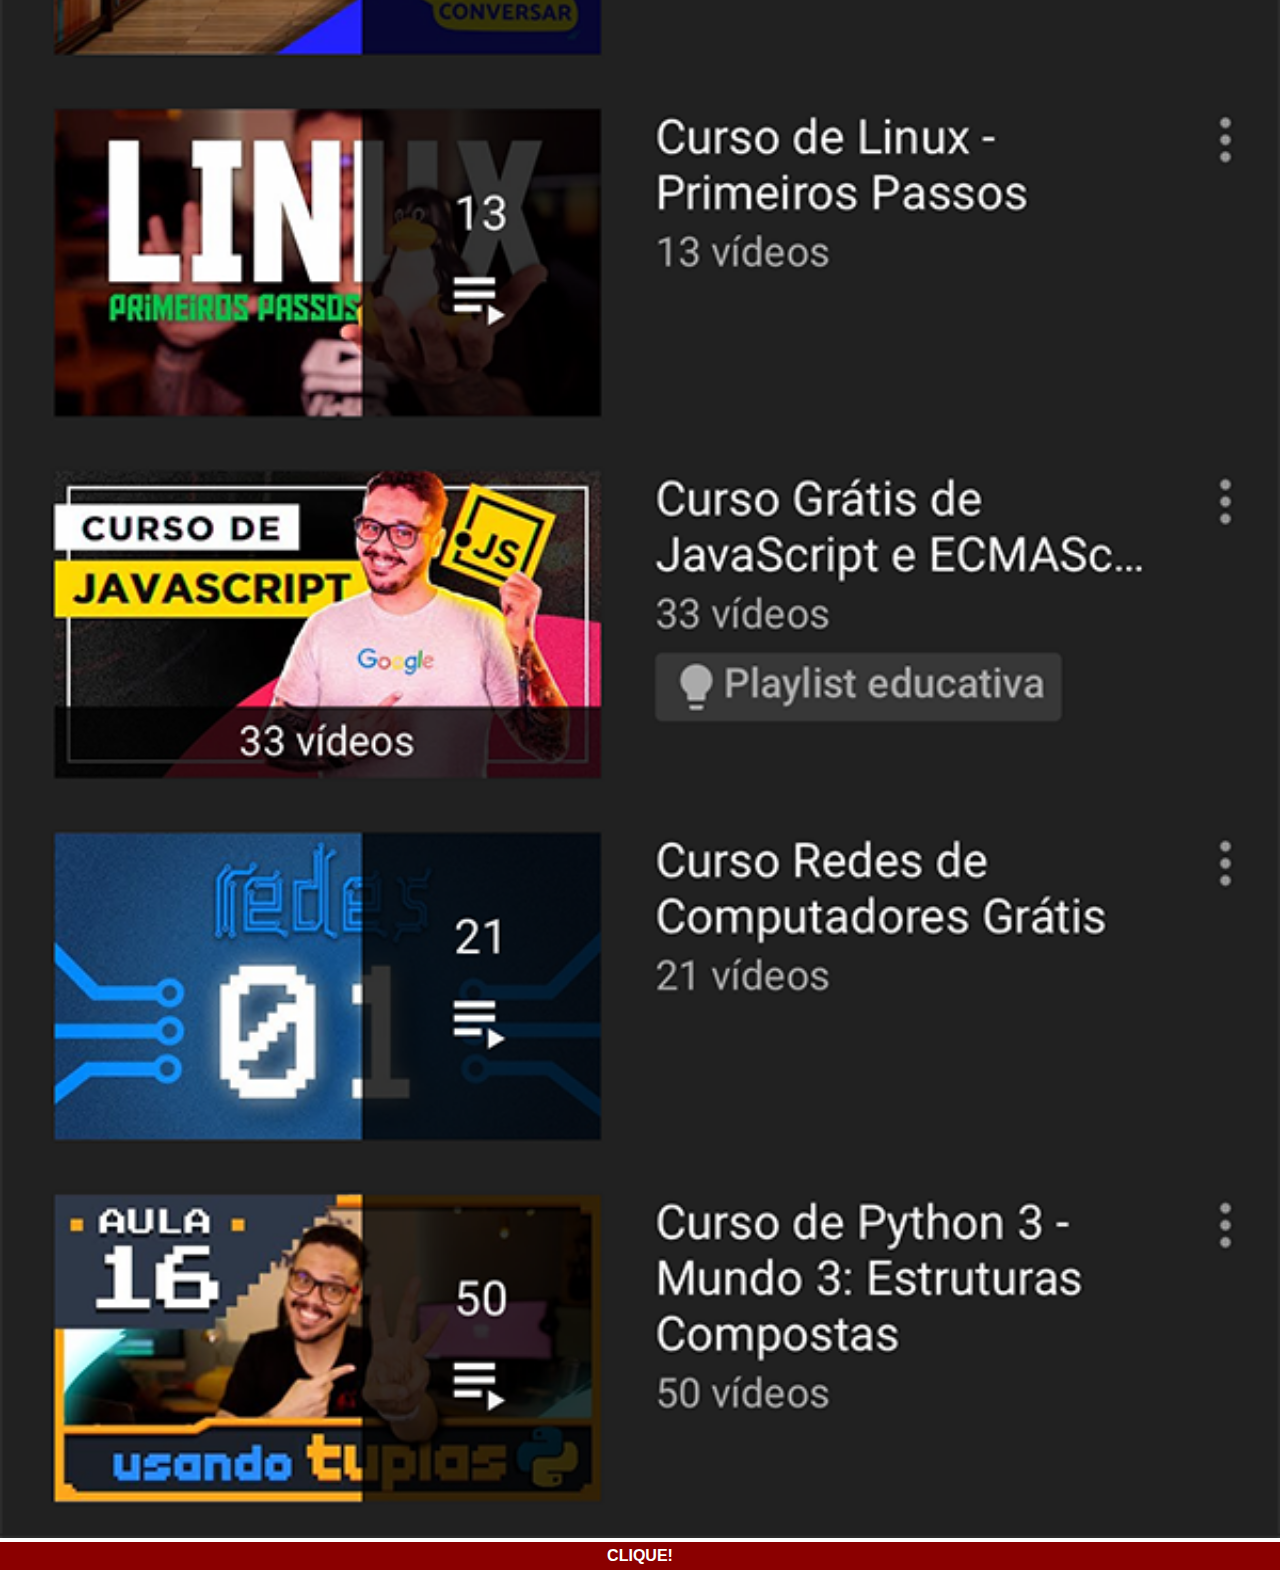
<file: youtube.html>
<!DOCTYPE html>
<html lang="pt-br">
<head>
    <meta charset="UTF-8">
    <meta name="viewport" content="width=device-width, initial-scale=1.0">
    <link rel="stylesheet" href="estilos/geral.css">
    <title>Youtube</title>
</head>
<body>
    <img src="imagens/tela-youtube.png" alt="Youtube"><a href="https://www.youtube.com/channel/Lorenzohzk" target="_blank">CLIQUE!</a>
</body>
</html>
</file>
<file: estilos/style.css>
@charset "UTF-8";

*{
    margin: 0px;
    padding: 0px;
    font-family: Arial, Helvetica, sans-serif;
}

body, html{
    height: 100vh;
    width: 100vw;
    background-color: black;
}

body{
    background-image: url(../imagens/fundo-madeira.jpg);
    background-repeat: no-repeat;
    background-position: top center;
    background-size: cover;
    background-attachment: fixed;
}

main{
    height: 100vh;
    position: relative;
}

#tela{
    position: relative;
    top: 80px;
    left: 22px;
    width: 267px;
    height: 471px;

}

section#telefone{
    position: absolute;
    top: 50%;
    left: 50%;
    transform: translate(-50%, -50%);

    height: 627px;
    width: 311px;
    background: url(../imagens/frame-iphone.png);
}

section#sociais img{
    width: 50px;
    margin: 10px;
    border-radius: 50%;
    box-shadow: 2px 2px 5px rgba(0, 0, 0, 0.438);
    box-sizing: border-box;
}

section#sociais{
    text-align: right;
}

section#sociais img:hover{
    border: 2px solid rgba(255, 255, 255, 0.603);
    transform: translate(-3px, -3px);
    box-shadow: 5px 5px 10px rgba(0, 0, 0, 0.445);
    transition: transform .5s, border 1.5s;

}
</file>
<file: estilos/geral.css>
*{
    margin: 0px;
    padding: 0px;
    font-family: Arial, Helvetica, sans-serif;
}

::-webkit-scrollbar{
    width: 0px;
    height: 0px;
}

img{
    width: 100vw;
}

a{
    display: block;
    background-color: darkred;
    color: white;
    padding: 5px;
    text-align: center;
    font-weight: bolder;
    text-decoration: none;
}

a:hover{
    background-color: rgba(255, 0, 0, 0.616);
}
</file>
